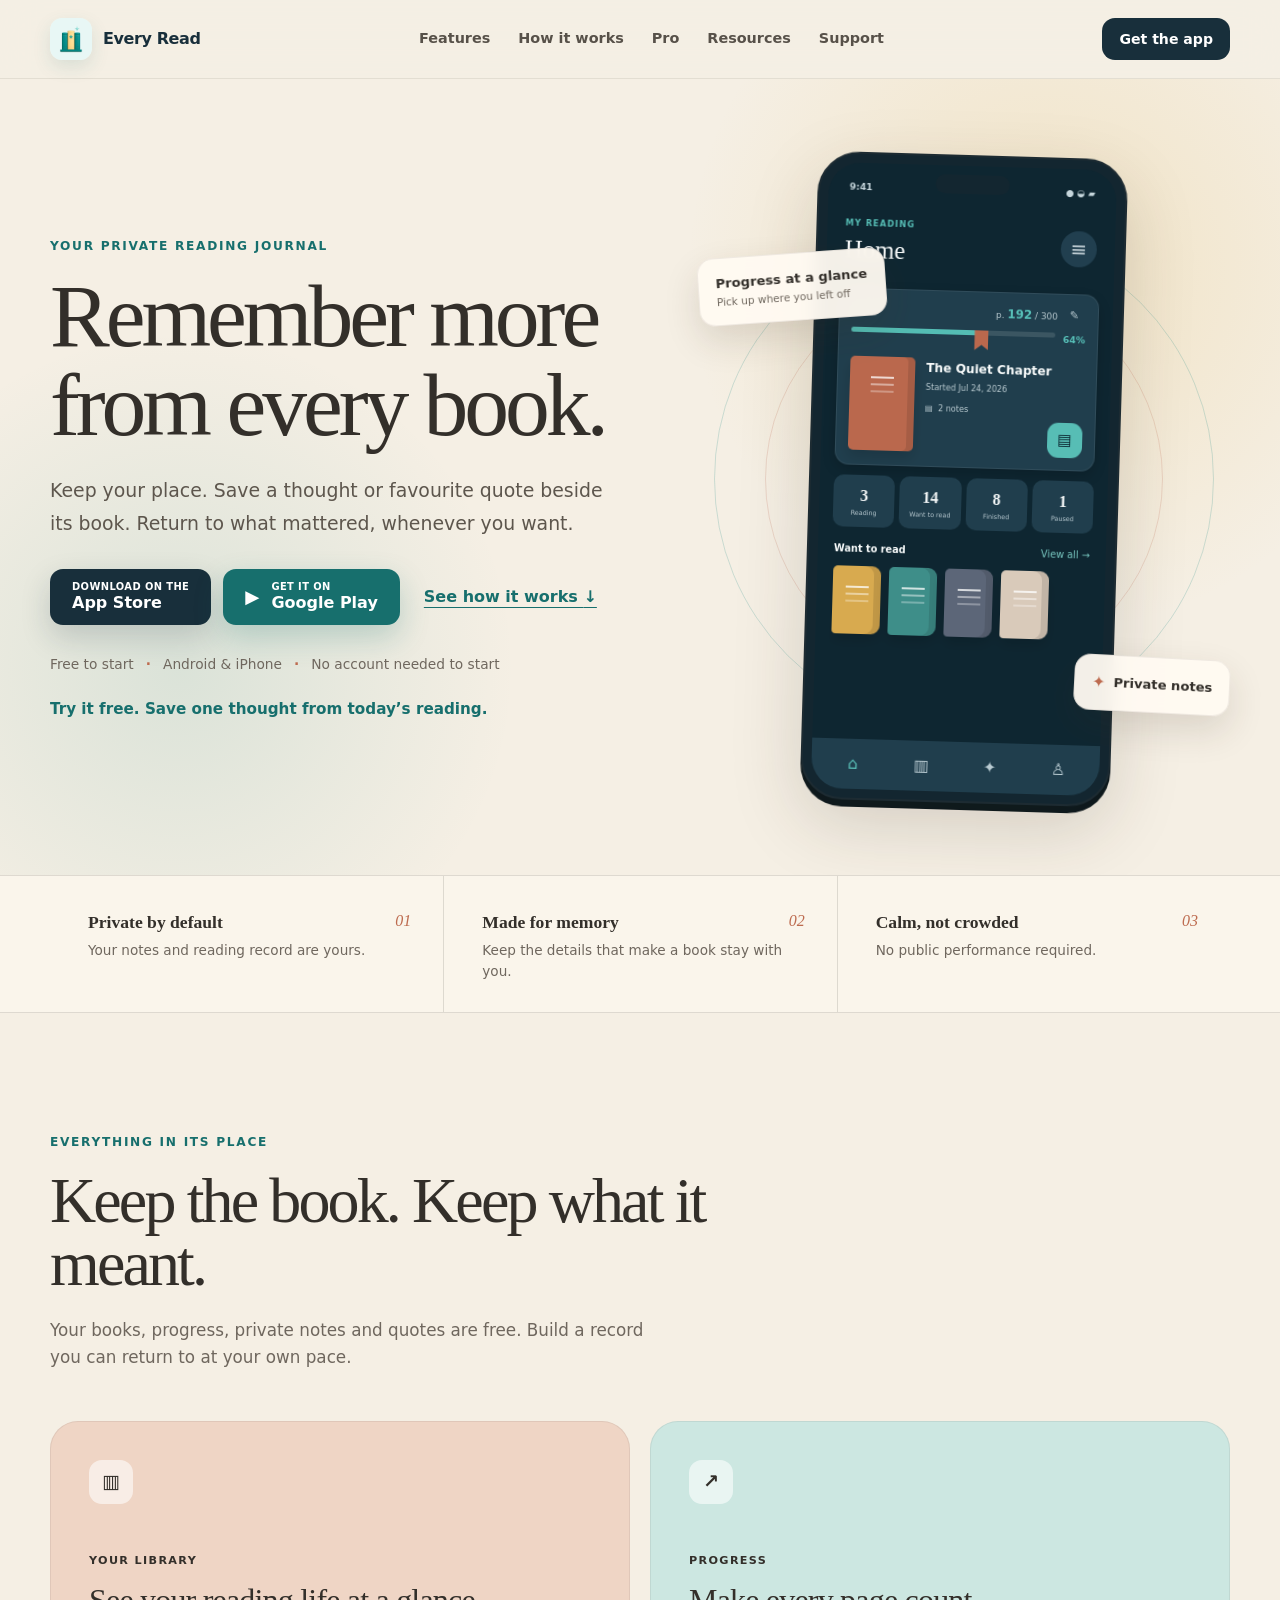
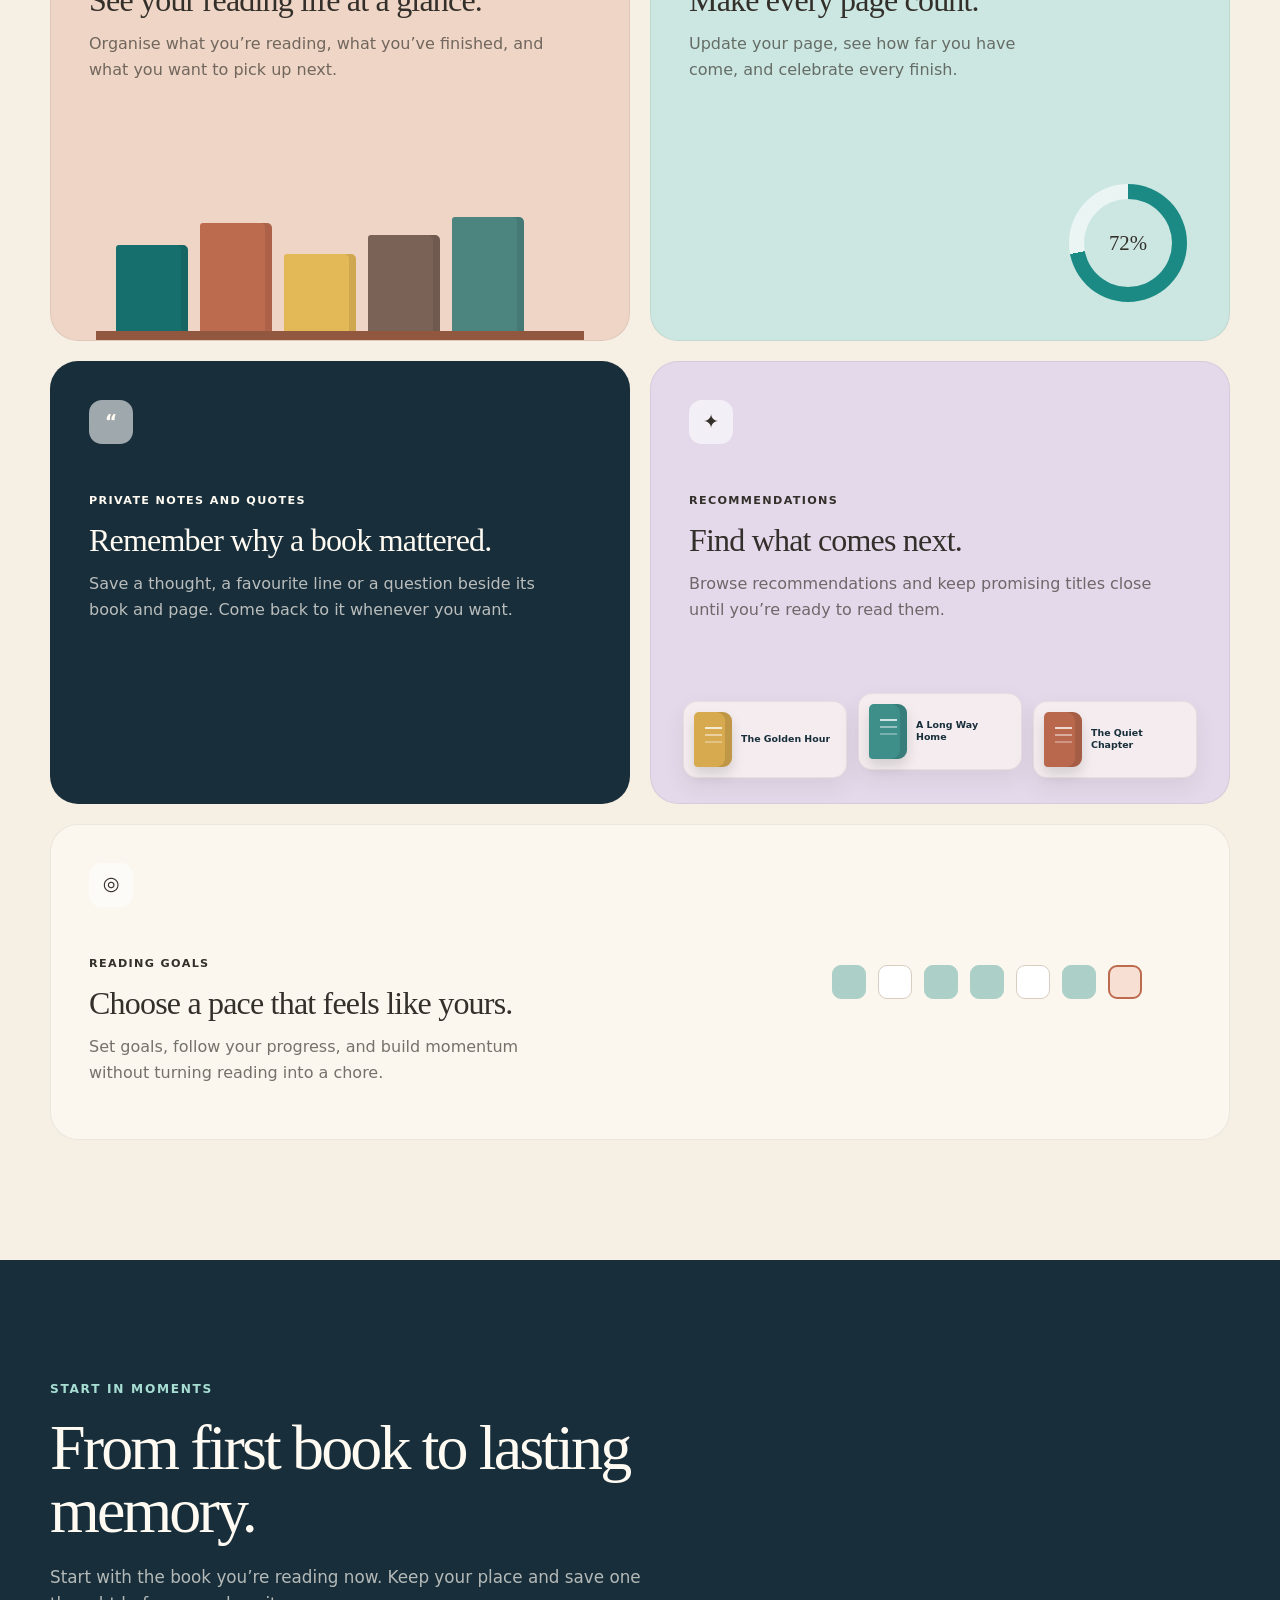
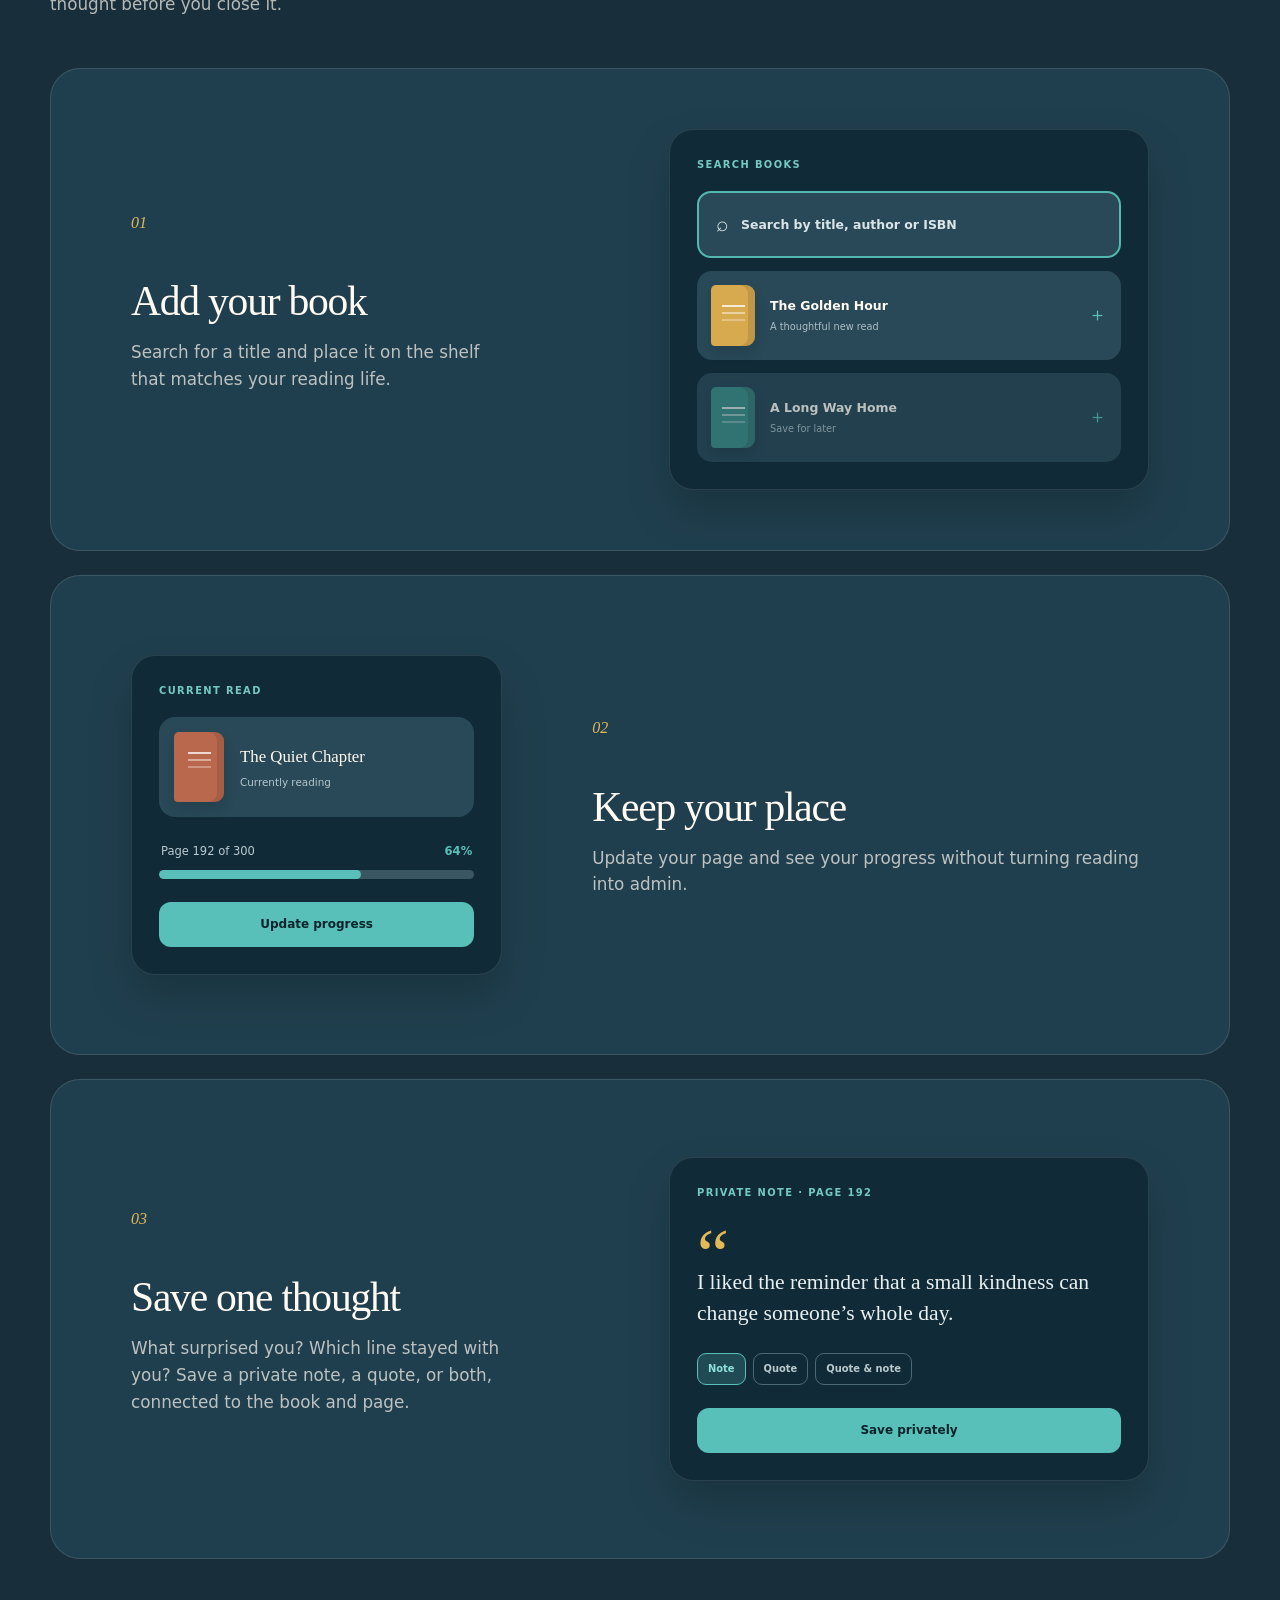
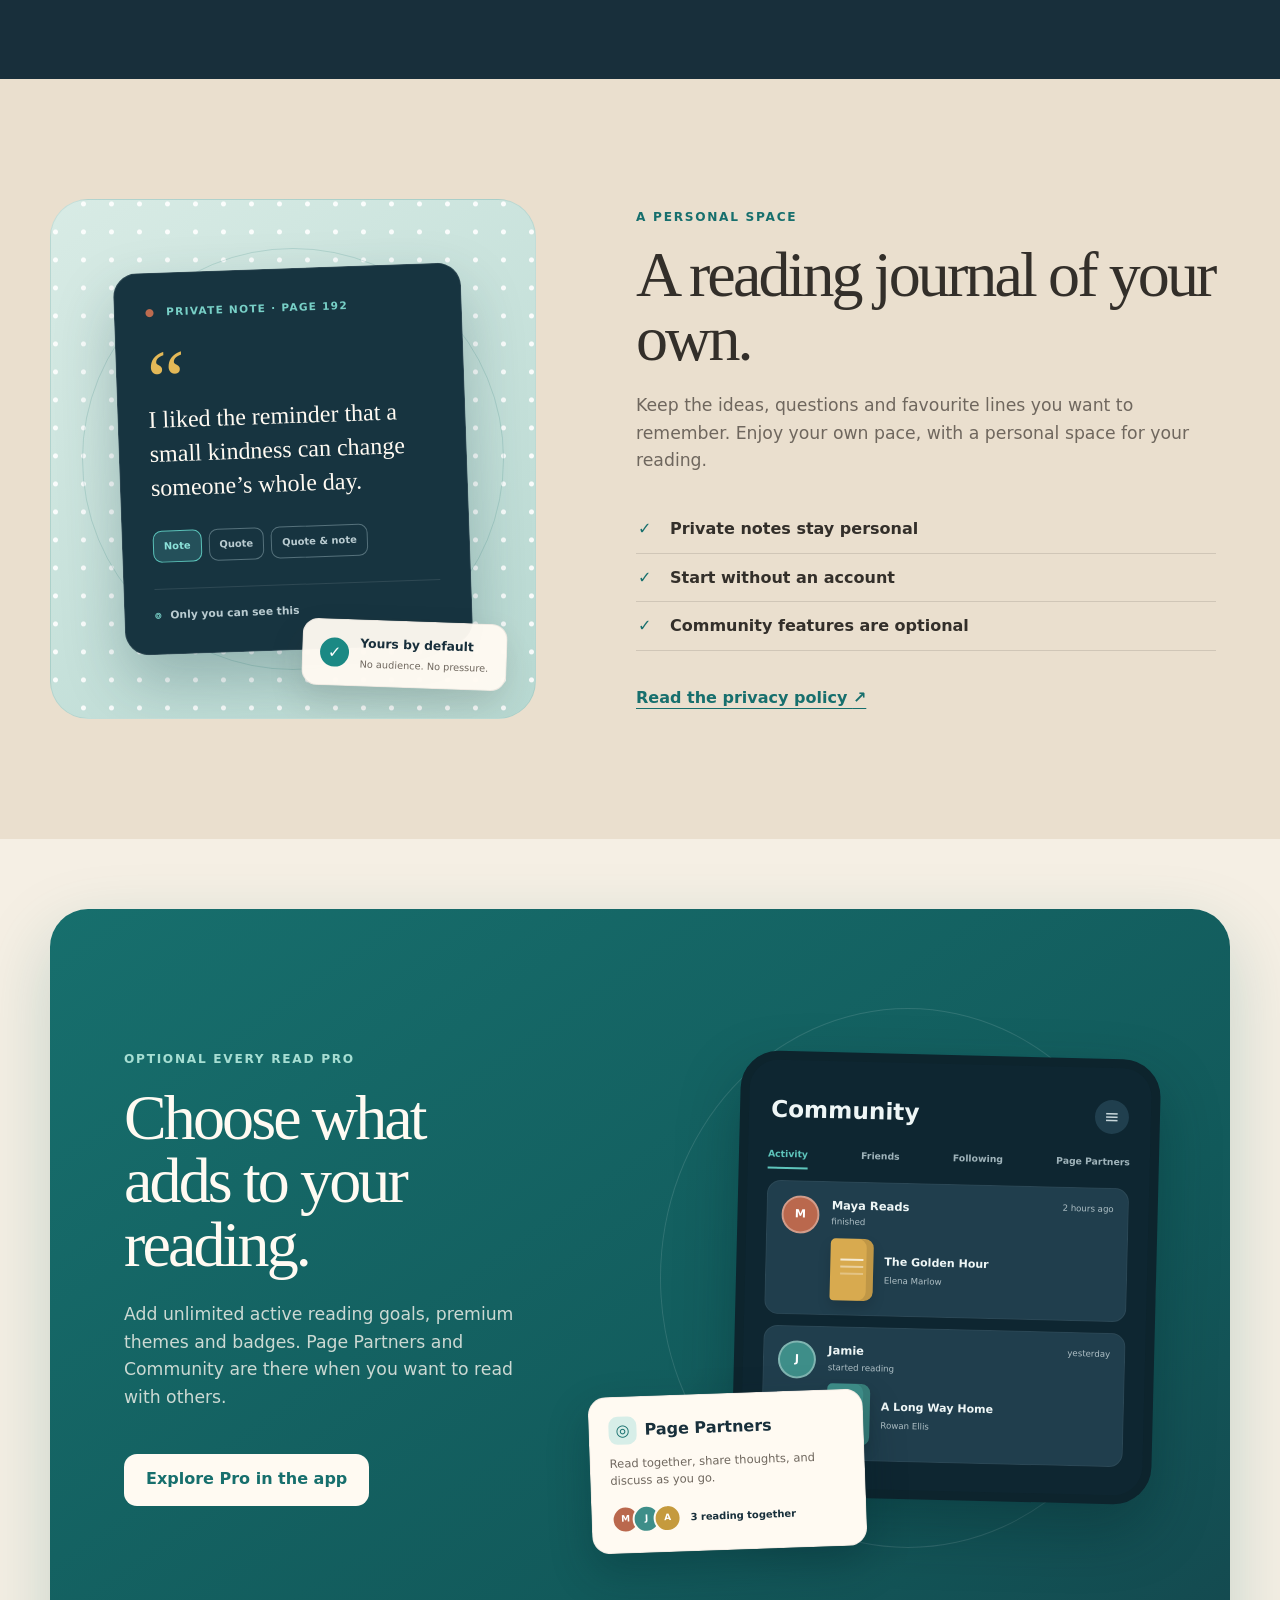
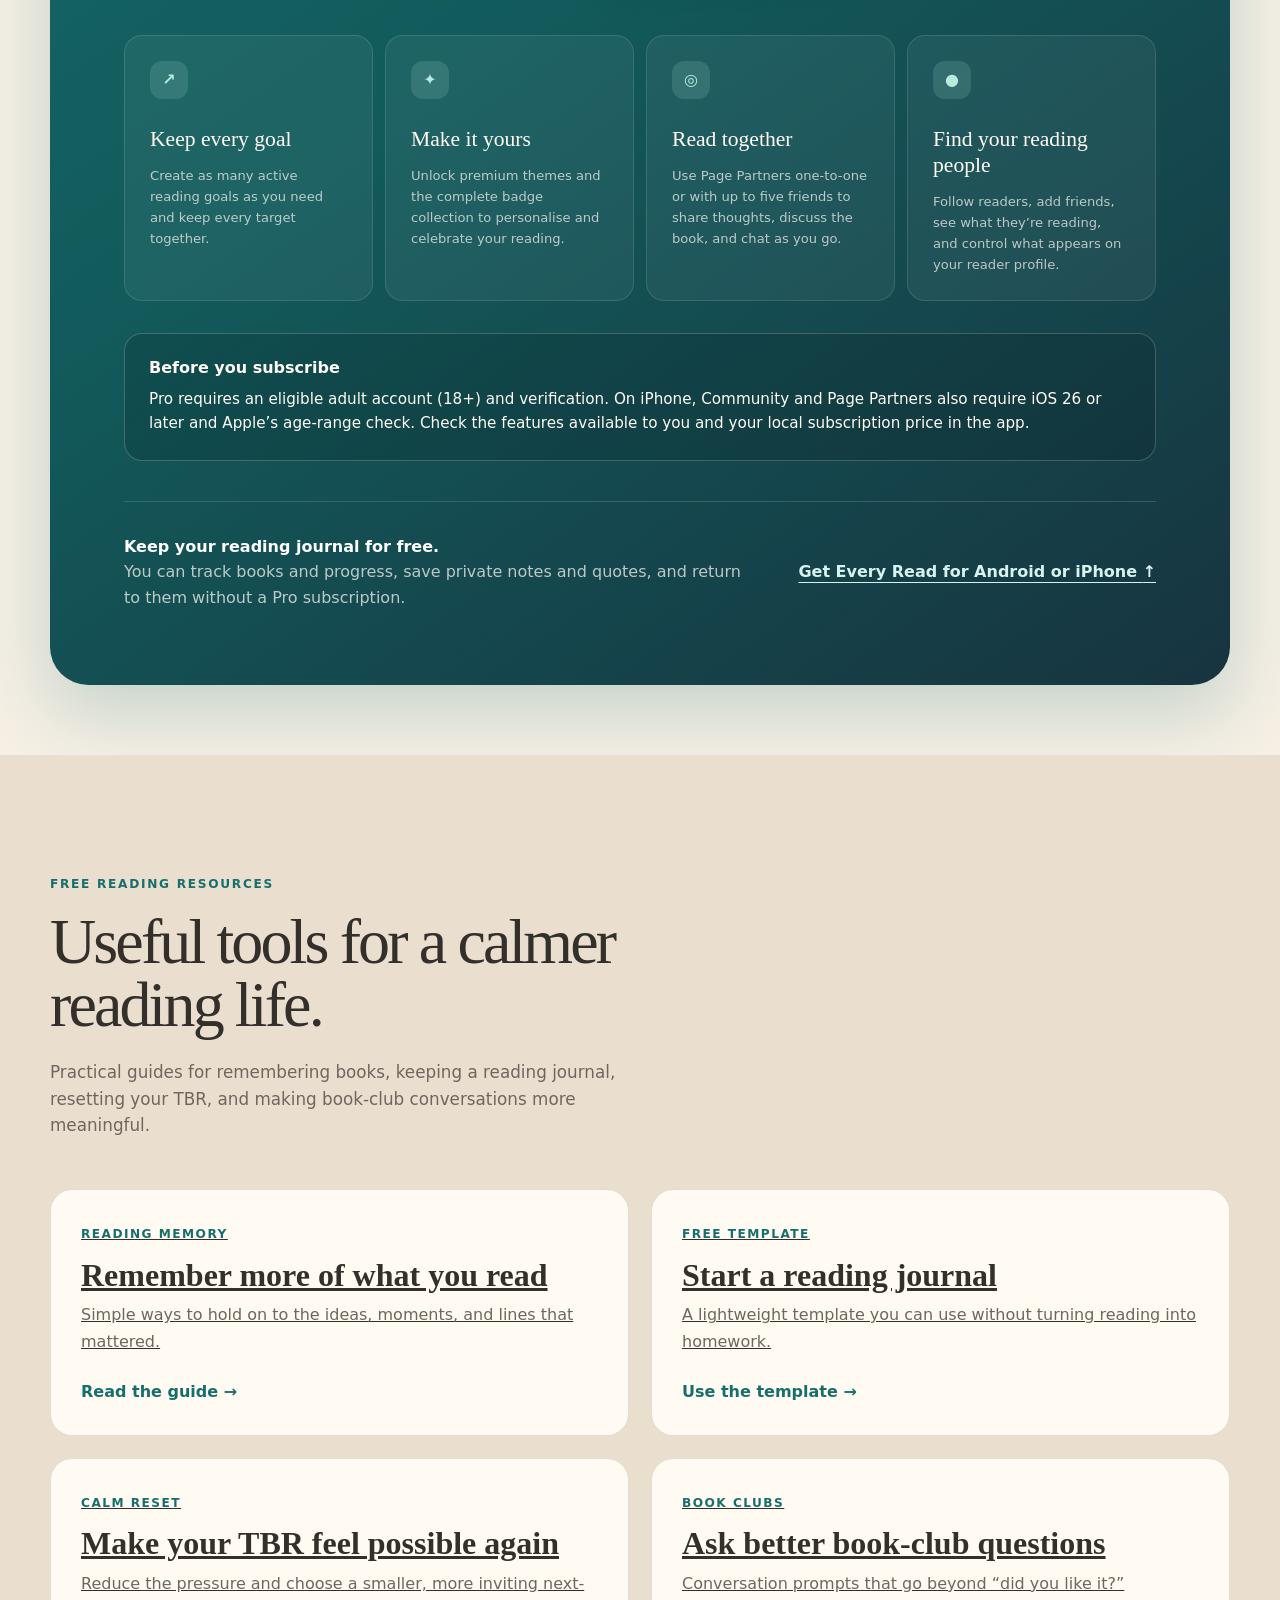
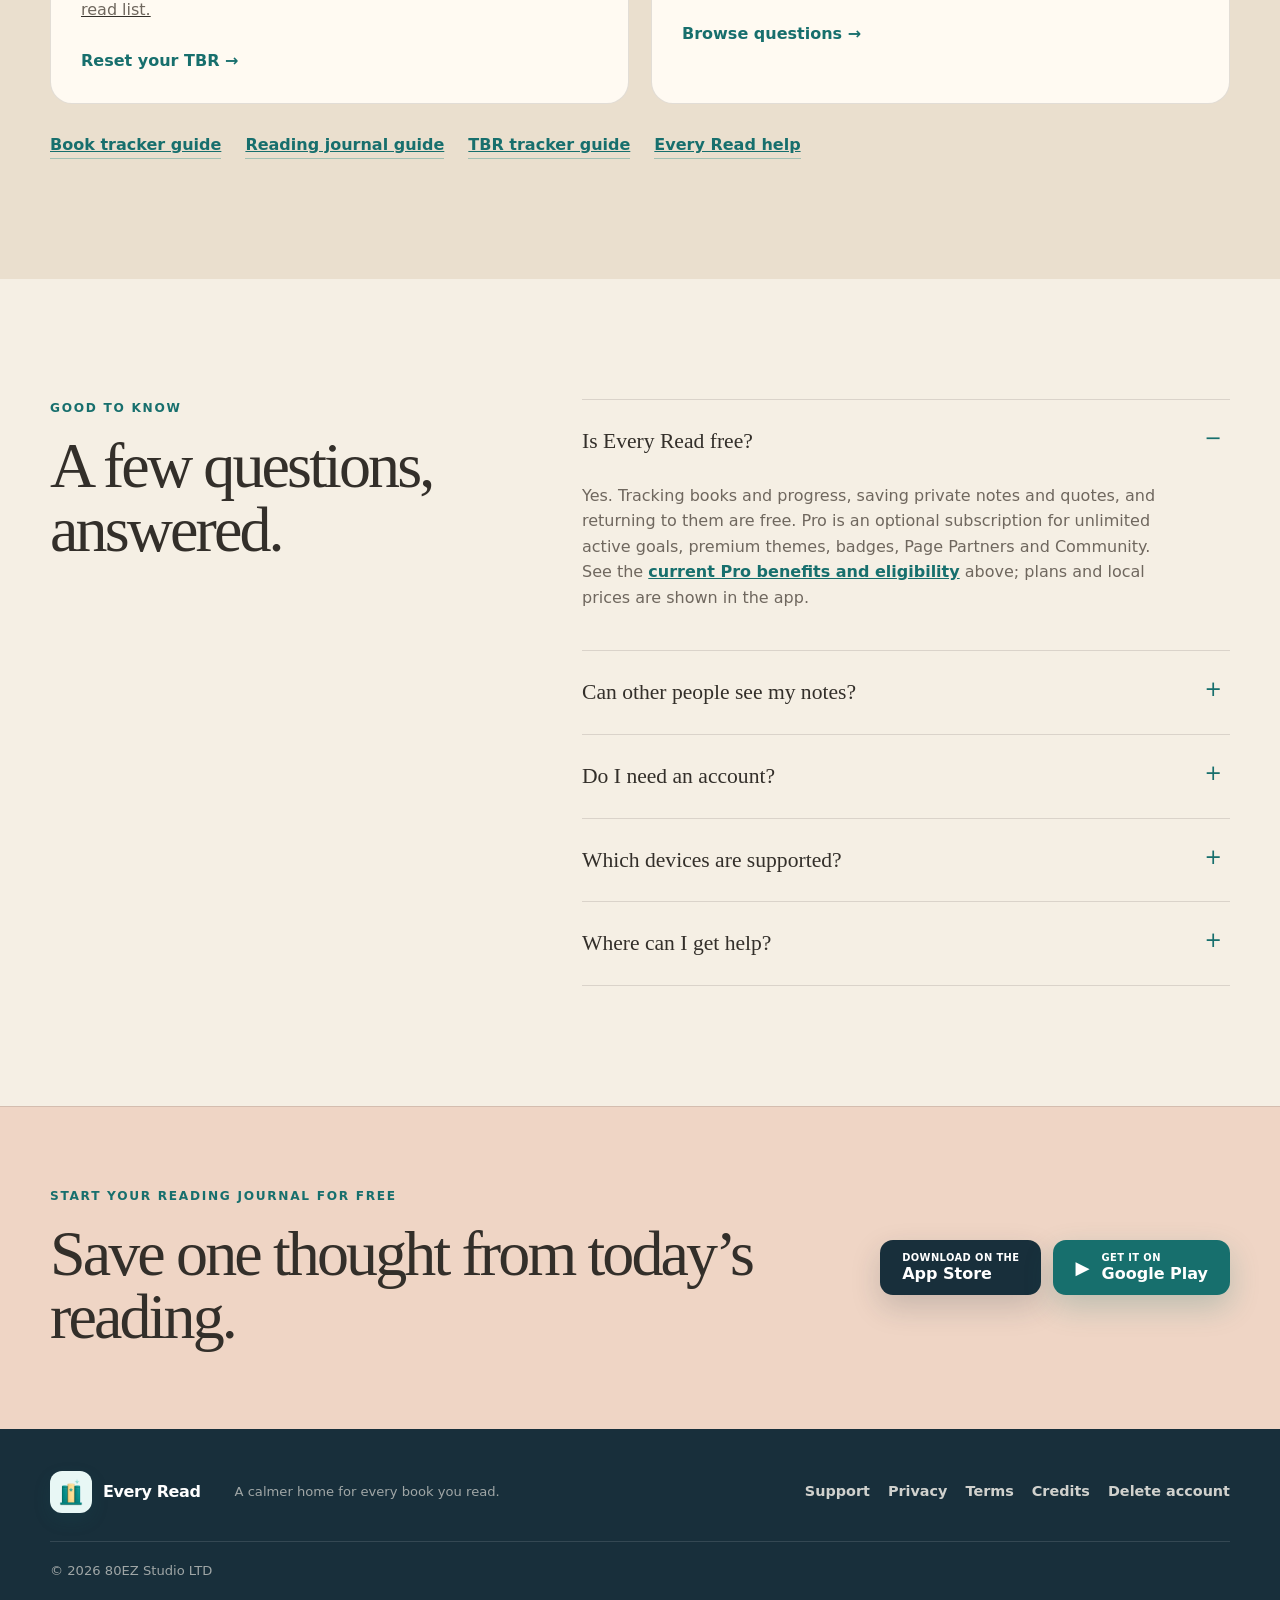
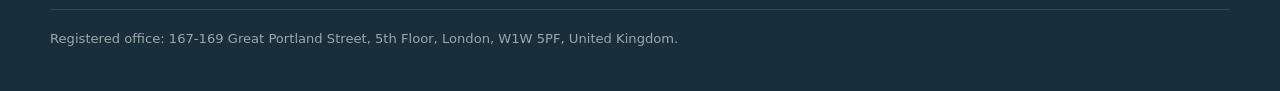
<file: index.html>
<!doctype html>
<html lang="en-GB">
<head>
  <meta charset="utf-8">
  <meta name="viewport" content="width=device-width, initial-scale=1">
  <meta name="google-site-verification" content="Zzb3ky7TeV4G44QqcS3FZFf69tjF3yTjyKA4xF2Xr3A">
  <title>Every Read — Private book tracker and reading journal</title>
  <meta name="description" content="Remember why a book mattered. Track your reading and save private notes and quotes with Every Read, a free-to-start reading journal for Android and iPhone.">
  <meta name="theme-color" content="#f5efe4">
  <meta name="robots" content="index,follow,max-image-preview:large">
  <link rel="canonical" href="https://everyread.80ezstudio.com/">
  <link rel="icon" href="every-read-icon.webp" type="image/webp">
  <link rel="apple-touch-icon" href="every-read-icon.webp">
  <link rel="stylesheet" href="home.css?v=20261003-1">

  <meta property="og:type" content="website">
  <meta property="og:site_name" content="Every Read">
  <meta property="og:title" content="Every Read — Remember more from every book">
  <meta property="og:description" content="Keep your place and save the thoughts that make a book stay with you. A private reading journal for Android and iPhone, free to start.">
  <meta property="og:url" content="https://everyread.80ezstudio.com/">
  <meta property="og:image" content="https://everyread.80ezstudio.com/app-home.webp">
  <meta property="og:image:alt" content="Every Read — remember more from every book">
  <meta name="twitter:card" content="summary_large_image">
  <meta name="twitter:title" content="Every Read — Remember more from every book">
  <meta name="twitter:description" content="Keep your place and save the thoughts that make a book stay with you. A private reading journal for Android and iPhone, free to start.">
  <meta name="twitter:image" content="https://everyread.80ezstudio.com/app-home.webp">

  <script type="application/ld+json">
  {
    "@context": "https://schema.org",
    "@type": "SoftwareApplication",
    "name": "Every Read",
    "applicationCategory": "LifestyleApplication",
    "operatingSystem": ["Android", "iOS"],
    "description": "A private book tracker and reading journal for recording books, progress, notes, quotes, and reading goals.",
    "url": "https://everyread.80ezstudio.com/",
    "image": "https://everyread.80ezstudio.com/every-read-icon.webp",
    "downloadUrl": [
      "https://apps.apple.com/app/id6804274073",
      "https://play.google.com/store/apps/details?id=com.eightyezstudio.mybookshelf"
    ],
    "author": {
      "@type": "Organization",
      "name": "80EZ Studio LTD"
    },
    "offers": {
      "@type": "Offer",
      "price": "0",
      "priceCurrency": "GBP",
      "description": "Free to start, with an optional Every Read Pro subscription."
    }
  }
  </script>
</head>
<body>
  <a class="skip-link" href="#main">Skip to content</a>

  <header class="site-header">
    <div class="shell header-inner">
      <a class="brand" href="#top" aria-label="Every Read home">
        <img src="every-read-icon.webp" alt="" width="42" height="42">
        <span>Every Read</span>
      </a>
      <nav aria-label="Main navigation">
        <a href="#features">Features</a>
        <a href="#how-it-works">How it works</a>
        <a href="#pro">Pro</a>
        <a href="#resources">Resources</a>
        <a href="#support">Support</a>
      </nav>
      <a class="button button-small" href="#download">Get the app</a>
    </div>
  </header>

  <main id="main">
    <section class="hero" id="top">
      <div class="shell hero-grid">
        <div class="hero-copy">
          <p class="eyebrow">Your private reading journal</p>
          <h1>Remember more from every book.</h1>
          <p class="hero-intro">Keep your place. Save a thought or favourite quote beside its book. Return to what mattered, whenever you want.</p>
          <div class="hero-actions" id="download">
            <a class="button store-button app-store-button" href="https://apps.apple.com/app/id6804274073" aria-label="Download Every Read on the App Store">
              <span><small>Download on the</small>App Store</span>
            </a>
            <a class="button button-primary store-button" href="https://play.google.com/store/apps/details?id=com.eightyezstudio.mybookshelf&amp;referrer=utm_source%3Deveryread_site%26utm_medium%3Dwebsite%26utm_campaign%3Dofficial_homepage%26utm_content%3Dhero" aria-label="Get Every Read on Google Play">
              <span class="play-mark" aria-hidden="true">▶</span>
              <span><small>Get it on</small>Google Play</span>
            </a>
            <a class="text-link" href="#how-it-works">See how it works <span aria-hidden="true">↓</span></a>
          </div>
          <ul class="quiet-facts" aria-label="App details">
            <li>Free to start</li>
            <li>Android &amp; iPhone</li>
            <li>No account needed to start</li>
          </ul>
          <p class="hero-next-step">Try it free. Save one thought from today’s reading.</p>
        </div>

        <div class="hero-visual">
          <span class="orbit orbit-one" aria-hidden="true"></span>
          <span class="orbit orbit-two" aria-hidden="true"></span>
          <div class="phone hero-phone" role="img" aria-label="Illustration of the Every Read app showing a current book, progress, and personal bookshelf">
            <div class="phone-camera" aria-hidden="true"></div>
            <div class="app-screen" aria-hidden="true">
              <div class="app-status"><span>9:41</span><span>● ◒ ▰</span></div>
              <div class="app-heading"><div><small>MY READING</small><strong>Home</strong></div><span class="app-menu">≡</span></div>
              <div class="current-read-card">
                <div class="current-page"><span>p. <strong>192</strong> / 300</span><span class="progress-edit">✎</span></div>
                <div class="current-progress-row">
                  <div class="app-progress"><span></span><i></i></div>
                  <strong>64%</strong>
                </div>
                <div class="current-read-body">
                  <span class="sample-cover cover-coral"></span>
                  <div class="current-book-copy"><strong>The Quiet Chapter</strong><small>Started Jul 24, 2026</small><small class="note-count">▤&nbsp; 2 notes</small></div>
                  <span class="note-action">▤</span>
                </div>
              </div>
              <div class="app-stats"><div><strong>3</strong><small>Reading</small></div><div><strong>14</strong><small>Want to read</small></div><div><strong>8</strong><small>Finished</small></div><div><strong>1</strong><small>Paused</small></div></div>
              <div class="app-shelf-title"><strong>Want to read</strong><span>View all →</span></div>
              <div class="app-books"><span class="sample-cover cover-gold"></span><span class="sample-cover cover-teal"></span><span class="sample-cover cover-ink"></span><span class="sample-cover cover-paper"></span></div>
              <div class="app-nav"><span>⌂</span><span>▥</span><span>✦</span><span>♙</span></div>
            </div>
          </div>
          <div class="floating-card float-progress"><strong>Progress at a glance</strong><span>Pick up where you left off</span></div>
          <div class="floating-card float-note"><span aria-hidden="true">✦</span><strong>Private notes</strong></div>
        </div>
      </div>
    </section>

    <section class="principle-strip" aria-label="Every Read principles">
      <div class="shell principle-grid">
        <div><span>01</span><strong>Private by default</strong><p>Your notes and reading record are yours.</p></div>
        <div><span>02</span><strong>Made for memory</strong><p>Keep the details that make a book stay with you.</p></div>
        <div><span>03</span><strong>Calm, not crowded</strong><p>No public performance required.</p></div>
      </div>
    </section>

    <section class="section features" id="features">
      <div class="shell">
        <div class="section-heading">
          <p class="eyebrow">Everything in its place</p>
          <h2>Keep the book. Keep what it meant.</h2>
          <p>Your books, progress, private notes and quotes are free. Build a record you can return to at your own pace.</p>
        </div>

        <div class="feature-grid">
          <article class="feature-card feature-large warm">
            <span class="feature-icon" aria-hidden="true">▥</span>
            <p class="card-label">Your library</p>
            <h3>See your reading life at a glance.</h3>
            <p>Organise what you’re reading, what you’ve finished, and what you want to pick up next.</p>
            <div class="mini-shelf" aria-hidden="true"><i></i><i></i><i></i><i></i><i></i></div>
          </article>

          <article class="feature-card teal">
            <span class="feature-icon" aria-hidden="true">↗</span>
            <p class="card-label">Progress</p>
            <h3>Make every page count.</h3>
            <p>Update your page, see how far you have come, and celebrate every finish.</p>
            <div class="ring" aria-hidden="true"><span>72%</span></div>
          </article>

          <article class="feature-card ink">
            <span class="feature-icon" aria-hidden="true">“</span>
            <p class="card-label">Private notes and quotes</p>
            <h3>Remember why a book mattered.</h3>
            <p>Save a thought, a favourite line or a question beside its book and page. Come back to it whenever you want.</p>
          </article>

          <article class="feature-card discovery-card">
            <span class="feature-icon" aria-hidden="true">✦</span>
            <p class="card-label">Recommendations</p>
            <h3>Find what comes next.</h3>
            <p>Browse recommendations and keep promising titles close until you’re ready to read them.</p>
            <div class="recommendation-row" aria-hidden="true">
              <div><span class="sample-cover cover-gold"></span><small>The Golden Hour</small></div>
              <div><span class="sample-cover cover-teal"></span><small>A Long Way Home</small></div>
              <div><span class="sample-cover cover-coral"></span><small>The Quiet Chapter</small></div>
            </div>
          </article>

          <article class="feature-card feature-wide paper">
            <div>
              <span class="feature-icon" aria-hidden="true">◎</span>
              <p class="card-label">Reading goals</p>
              <h3>Choose a pace that feels like yours.</h3>
              <p>Set goals, follow your progress, and build momentum without turning reading into a chore.</p>
            </div>
            <div class="goal-calendar" aria-hidden="true">
              <span class="filled"></span><span></span><span class="filled"></span><span class="filled"></span><span></span><span class="filled"></span><span class="today"></span>
            </div>
          </article>
        </div>
      </div>
    </section>

    <section class="section journey" id="how-it-works">
      <div class="shell">
        <div class="section-heading journey-heading">
          <p class="eyebrow">Start in moments</p>
          <h2>From first book to lasting memory.</h2>
          <p>Start with the book you’re reading now. Keep your place and save one thought before you close it.</p>
        </div>

        <div class="journey-grid">
          <article class="journey-step">
            <div class="step-copy"><span>01</span><h3>Add your book</h3><p>Search for a title and place it on the shelf that matches your reading life.</p></div>
            <div class="journey-preview search-preview" aria-label="Illustration of searching for a book in Every Read">
              <div class="preview-label">SEARCH BOOKS</div>
              <div class="preview-search"><span>⌕</span><strong>Search by title, author or ISBN</strong></div>
              <div class="preview-result"><span class="sample-cover cover-gold"></span><div><strong>The Golden Hour</strong><small>A thoughtful new read</small></div><span>＋</span></div>
              <div class="preview-result muted-result"><span class="sample-cover cover-teal"></span><div><strong>A Long Way Home</strong><small>Save for later</small></div><span>＋</span></div>
            </div>
          </article>
          <article class="journey-step journey-reverse">
            <div class="step-copy"><span>02</span><h3>Keep your place</h3><p>Update your page and see your progress without turning reading into admin.</p></div>
            <div class="journey-preview progress-preview" aria-label="Illustration of updating reading progress in Every Read">
              <div class="preview-label">CURRENT READ</div>
              <div class="preview-book"><span class="sample-cover cover-coral"></span><div><strong>The Quiet Chapter</strong><small>Currently reading</small></div></div>
              <div class="preview-progress-meta"><span>Page 192 of 300</span><strong>64%</strong></div>
              <div class="preview-progress"><span></span></div>
              <div class="preview-button">Update progress</div>
            </div>
          </article>
          <article class="journey-step">
            <div class="step-copy"><span>03</span><h3>Save one thought</h3><p>What surprised you? Which line stayed with you? Save a private note, a quote, or both, connected to the book and page.</p></div>
            <div class="journey-preview note-preview" aria-label="Illustration of saving a private reading note in Every Read">
              <div class="preview-label">PRIVATE NOTE · PAGE 192</div>
              <span class="large-quote">“</span>
              <p>I liked the reminder that a small kindness can change someone’s whole day.</p>
              <div class="note-options"><span>Note</span><span>Quote</span><span>Quote &amp; note</span></div>
              <div class="preview-button">Save privately</div>
            </div>
          </article>
        </div>
      </div>
    </section>

    <section class="section privacy-section">
      <div class="shell privacy-grid">
        <div class="privacy-art" role="img" aria-label="Illustration of a private reading note that only its writer can see">
          <div class="private-note-sheet" aria-hidden="true">
            <div class="private-note-label"><span>●</span> PRIVATE NOTE · PAGE 192</div>
            <span class="private-quote">“</span>
            <p>I liked the reminder that a small kindness can change someone’s whole day.</p>
            <div class="private-note-options"><span>Note</span><span>Quote</span><span>Quote &amp; note</span></div>
            <div class="private-note-footer"><span>⌾</span> Only you can see this</div>
          </div>
          <div class="privacy-promise" aria-hidden="true"><span>✓</span><div><strong>Yours by default</strong><small>No audience. No pressure.</small></div></div>
        </div>
        <div class="privacy-copy">
          <p class="eyebrow">A personal space</p>
          <h2>A reading journal of your own.</h2>
          <p>Keep the ideas, questions and favourite lines you want to remember. Enjoy your own pace, with a personal space for your reading.</p>
          <ul class="check-list">
            <li>Private notes stay personal</li>
            <li>Start without an account</li>
            <li>Community features are optional</li>
          </ul>
          <a class="text-link" href="https://80ezstudio.github.io/EveryRead/privacy-policy.html">Read the privacy policy <span aria-hidden="true">↗</span></a>
        </div>
      </div>
    </section>

    <section class="section pro-section" id="pro">
      <div class="shell pro-panel">
        <div class="pro-showcase">
          <div class="pro-heading">
            <p class="eyebrow light">Optional Every Read Pro</p>
            <h2>Choose what adds to your reading.</h2>
            <p>Add unlimited active reading goals, premium themes and badges. Page Partners and Community are there when you want to read with others.</p>
            <a class="button button-light" href="#download">Explore Pro in the app</a>
          </div>
          <div class="community-stage" role="img" aria-label="Illustration of the Every Read Community Activity screen with reader updates and Page Partners">
            <div class="community-mock" aria-hidden="true">
              <div class="community-header"><strong>Community</strong><span>≡</span></div>
              <div class="community-tabs"><strong>Activity</strong><span>Friends</span><span>Following</span><span>Page Partners</span></div>
              <div class="activity-card">
                <span class="reader-avatar avatar-coral">M</span>
                <div class="activity-copy"><div><strong>Maya Reads</strong><small>2 hours ago</small></div><span>finished</span><div class="activity-book"><span class="sample-cover cover-gold"></span><div><strong>The Golden Hour</strong><small>Elena Marlow</small></div></div></div>
              </div>
              <div class="activity-card">
                <span class="reader-avatar avatar-teal">J</span>
                <div class="activity-copy"><div><strong>Jamie</strong><small>yesterday</small></div><span>started reading</span><div class="activity-book"><span class="sample-cover cover-teal"></span><div><strong>A Long Way Home</strong><small>Rowan Ellis</small></div></div></div>
              </div>
            </div>
            <div class="partners-peek" aria-hidden="true">
              <div><span class="partner-icon">◎</span><strong>Page Partners</strong></div>
              <p>Read together, share thoughts, and discuss as you go.</p>
              <div class="partner-readers"><span class="reader-avatar avatar-coral">M</span><span class="reader-avatar avatar-teal">J</span><span class="reader-avatar avatar-gold">A</span><strong>3 reading together</strong></div>
            </div>
          </div>
        </div>
        <div class="pro-grid">
          <article><span class="pro-icon">↗</span><h3>Keep every goal</h3><p>Create as many active reading goals as you need and keep every target together.</p></article>
          <article><span class="pro-icon">✦</span><h3>Make it yours</h3><p>Unlock premium themes and the complete badge collection to personalise and celebrate your reading.</p></article>
          <article><span class="pro-icon">◎</span><h3>Read together</h3><p>Use Page Partners one-to-one or with up to five friends to share thoughts, discuss the book, and chat as you go.</p></article>
          <article><span class="pro-icon">●</span><h3>Find your reading people</h3><p>Follow readers, add friends, see what they’re reading, and control what appears on your reader profile.</p></article>
        </div>
        <div class="pro-eligibility">
          <h3>Before you subscribe</h3>
          <p>Pro requires an eligible adult account (18+) and verification. On iPhone, Community and Page Partners also require iOS 26 or later and Apple’s age-range check. Check the features available to you and your local subscription price in the app.</p>
        </div>
        <div class="pro-cta">
          <p><strong>Keep your reading journal for free.</strong><br>You can track books and progress, save private notes and quotes, and return to them without a Pro subscription.</p>
          <a class="text-link pro-link" href="#download">Get Every Read for Android or iPhone <span aria-hidden="true">↑</span></a>
        </div>
      </div>
    </section>

    <section class="section resource-section" id="resources">
      <div class="shell">
        <div class="section-heading">
          <p class="eyebrow">Free reading resources</p>
          <h2>Useful tools for a calmer reading life.</h2>
          <p>Practical guides for remembering books, keeping a reading journal, resetting your TBR, and making book-club conversations more meaningful.</p>
        </div>
        <div class="resource-card-grid">
          <a class="resource-card" href="remember-what-you-read.html"><span>Reading memory</span><h3>Remember more of what you read</h3><p>Simple ways to hold on to the ideas, moments, and lines that mattered.</p><strong>Read the guide →</strong></a>
          <a class="resource-card" href="reading-journal-template.html"><span>Free template</span><h3>Start a reading journal</h3><p>A lightweight template you can use without turning reading into homework.</p><strong>Use the template →</strong></a>
          <a class="resource-card" href="tbr-reset.html"><span>Calm reset</span><h3>Make your TBR feel possible again</h3><p>Reduce the pressure and choose a smaller, more inviting next-read list.</p><strong>Reset your TBR →</strong></a>
          <a class="resource-card" href="book-club-questions.html"><span>Book clubs</span><h3>Ask better book-club questions</h3><p>Conversation prompts that go beyond “did you like it?”</p><strong>Browse questions →</strong></a>
        </div>
        <div class="resource-more">
          <a href="book-tracker.html">Book tracker guide</a>
          <a href="reading-journal.html">Reading journal guide</a>
          <a href="tbr-tracker.html">TBR tracker guide</a>
          <a href="help.html">Every Read help</a>
        </div>
      </div>
    </section>

    <section class="section questions" id="support">
      <div class="shell question-grid">
        <div class="section-heading question-heading">
          <p class="eyebrow">Good to know</p>
          <h2>A few questions, answered.</h2>
        </div>
        <div class="faq-list">
          <details open>
            <summary>Is Every Read free?</summary>
            <p>Yes. Tracking books and progress, saving private notes and quotes, and returning to them are free. Pro is an optional subscription for unlimited active goals, premium themes, badges, Page Partners and Community. See the <a href="#pro">current Pro benefits and eligibility</a> above; plans and local prices are shown in the app.</p>
          </details>
          <details>
            <summary>Can other people see my notes?</summary>
            <p>Your private notes and quotes are for you. Community features are separate and optional.</p>
          </details>
          <details>
            <summary>Do I need an account?</summary>
            <p>No. You can start tracking books and saving private notes with a local profile. Pro and Community require an eligible adult account and verification.</p>
          </details>
          <details>
            <summary>Which devices are supported?</summary>
            <p>Every Read is available for Android through <a href="https://play.google.com/store/apps/details?id=com.eightyezstudio.mybookshelf">Google Play</a> and for iPhone through the <a href="https://apps.apple.com/app/id6804274073">App Store</a>. Private reading features work on iOS 18 or later. On iPhone, Community and Page Partners require iOS 26 or later, Pro, a verified adult account and Apple’s age-range check.</p>
          </details>
          <details>
            <summary>Where can I get help?</summary>
            <p>Email <a href="mailto:support@80EZstudio.com">support@80EZstudio.com</a>, or use the support and account links below.</p>
          </details>
        </div>
      </div>
    </section>

    <section class="final-cta">
      <div class="shell final-cta-inner">
        <div><p class="eyebrow">Start your reading journal for free</p><h2>Save one thought from today’s reading.</h2></div>
        <div class="store-links" aria-label="Download Every Read">
          <a class="button store-button app-store-button" href="https://apps.apple.com/app/id6804274073" aria-label="Download Every Read on the App Store">
            <span><small>Download on the</small>App Store</span>
          </a>
          <a class="button button-primary store-button" href="https://play.google.com/store/apps/details?id=com.eightyezstudio.mybookshelf&amp;referrer=utm_source%3Deveryread_site%26utm_medium%3Dwebsite%26utm_campaign%3Dofficial_homepage%26utm_content%3Dfooter" aria-label="Get Every Read on Google Play">
            <span class="play-mark" aria-hidden="true">▶</span><span><small>Get it on</small>Google Play</span>
          </a>
        </div>
      </div>
    </section>
  </main>

  <footer>
    <div class="shell footer-inner">
      <a class="brand footer-brand" href="#top" aria-label="Every Read home">
        <img src="every-read-icon.webp" alt="" width="42" height="42"><span>Every Read</span>
      </a>
      <p>A calmer home for every book you read.</p>
      <div class="footer-links" aria-label="Support and legal links">
        <a href="mailto:support@80EZstudio.com">Support</a>
        <a href="https://80ezstudio.github.io/EveryRead/privacy-policy.html">Privacy</a>
        <a href="https://80ezstudio.github.io/EveryRead/terms-and-conditions.html">Terms</a>
        <a href="https://80ezstudio.github.io/EveryRead/credits.html">Credits</a>
        <a href="https://80ezstudio.github.io/EveryRead/delete-account/">Delete account</a>
      </div>
      <p class="copyright">© 2026 80EZ Studio LTD</p>
      <p class="copyright">Registered office: 167-169 Great Portland Street, 5th Floor, London, W1W 5PF, United Kingdom.</p>
    </div>
  </footer>
</body>
</html>
</file>
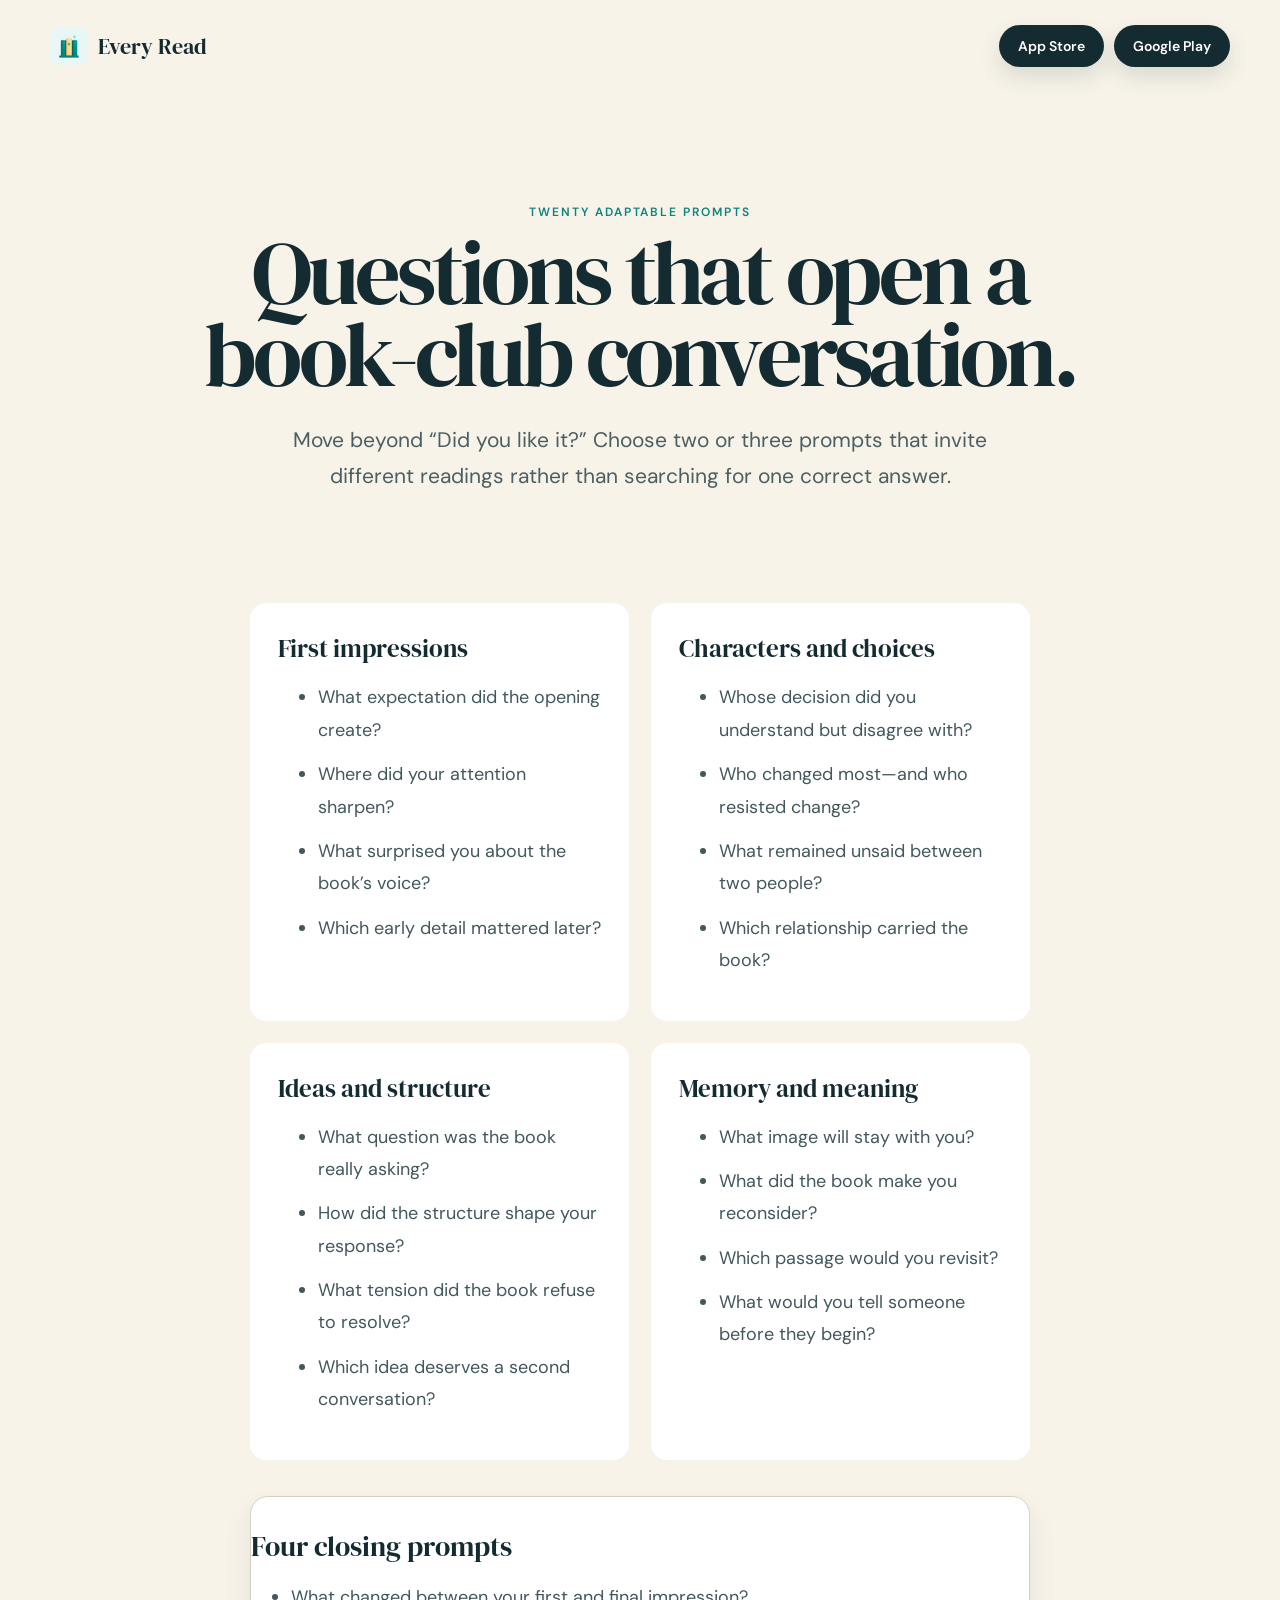
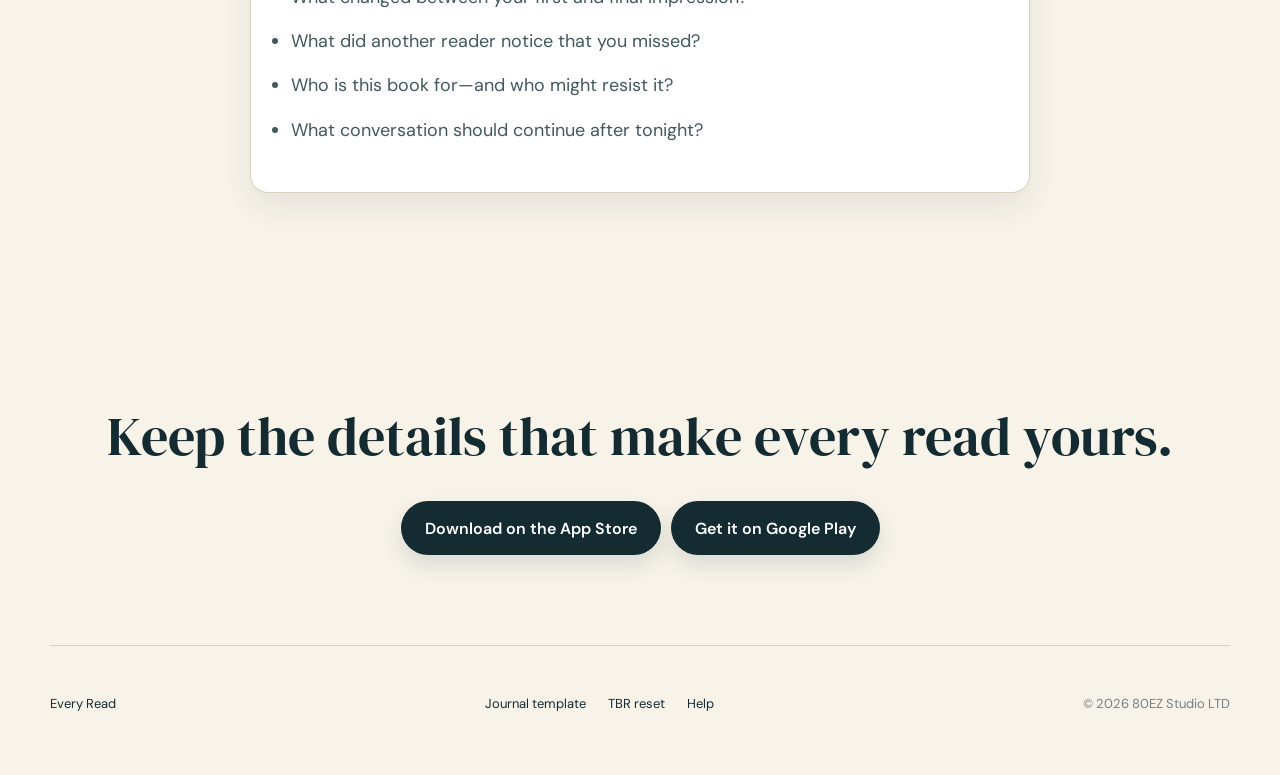
<file: book-club-questions.html>
<!doctype html><html lang="en-GB"><head><meta charset="utf-8"><meta name="viewport" content="width=device-width,initial-scale=1"><title>Book Club Discussion Questions — Every Read</title><meta name="description" content="Thoughtful book-club questions that work across fiction, memoir and non-fiction without reducing the conversation to whether everyone liked the book."><link rel="canonical" href="https://everyread.80ezstudio.com/book-club-questions.html"><meta property="og:title" content="Book-club questions for a better conversation"><meta property="og:description" content="Twenty thoughtful prompts for fiction, memoir and non-fiction."><meta property="og:type" content="article"><meta property="og:url" content="https://everyread.80ezstudio.com/book-club-questions.html"><link rel="icon" href="every-read-icon.webp"><link rel="stylesheet" href="styles.css"></head><body><main class="seo-page"><header class="site-header shell"><a class="brand" href="index.html"><img src="every-read-icon.webp" alt=""><span>Every Read</span></a><div class="seo-store-actions"><a class="button button-small" href="https://apps.apple.com/app/id6804274073" aria-label="Download Every Read on the App Store">App Store</a><a class="button button-small" href="https://play.google.com/store/apps/details?id=com.eightyezstudio.mybookshelf&amp;referrer=utm_source%3Deveryread_site%26utm_medium%3Dwebsite%26utm_campaign%3Dresources%26utm_content%3Dbook_club_questions" aria-label="Get Every Read on Google Play">Google Play</a></div></header><article><header class="article-hero shell"><p class="eyebrow">Twenty adaptable prompts</p><h1>Questions that open a book-club conversation.</h1><p class="article-intro">Move beyond “Did you like it?” Choose two or three prompts that invite different readings rather than searching for one correct answer.</p></header><div class="article-body shell"><div class="question-grid"><article><h3>First impressions</h3><ul><li>What expectation did the opening create?</li><li>Where did your attention sharpen?</li><li>What surprised you about the book’s voice?</li><li>Which early detail mattered later?</li></ul></article><article><h3>Characters and choices</h3><ul><li>Whose decision did you understand but disagree with?</li><li>Who changed most—and who resisted change?</li><li>What remained unsaid between two people?</li><li>Which relationship carried the book?</li></ul></article><article><h3>Ideas and structure</h3><ul><li>What question was the book really asking?</li><li>How did the structure shape your response?</li><li>What tension did the book refuse to resolve?</li><li>Which idea deserves a second conversation?</li></ul></article><article><h3>Memory and meaning</h3><ul><li>What image will stay with you?</li><li>What did the book make you reconsider?</li><li>Which passage would you revisit?</li><li>What would you tell someone before they begin?</li></ul></article></div><section class="template-card"><h3>Four closing prompts</h3><ul><li>What changed between your first and final impression?</li><li>What did another reader notice that you missed?</li><li>Who is this book for—and who might resist it?</li><li>What conversation should continue after tonight?</li></ul></section></div></article><section class="seo-cta shell"><h2>Keep the details that make every read yours.</h2><div class="seo-store-actions"><a class="button" href="https://apps.apple.com/app/id6804274073" aria-label="Download Every Read on the App Store">Download on the App Store</a><a class="button" href="https://play.google.com/store/apps/details?id=com.eightyezstudio.mybookshelf&amp;referrer=utm_source%3Deveryread_site%26utm_medium%3Dwebsite%26utm_campaign%3Dresources%26utm_content%3Dbook_club_questions_cta" aria-label="Get Every Read on Google Play">Get it on Google Play</a></div></section><footer class="site-footer shell"><a href="index.html">Every Read</a><div class="footer-links"><a href="reading-journal-template.html">Journal template</a><a href="tbr-reset.html">TBR reset</a><a href="help.html">Help</a></div><p>© 2026 80EZ Studio LTD</p></footer></main></body></html>
</file>
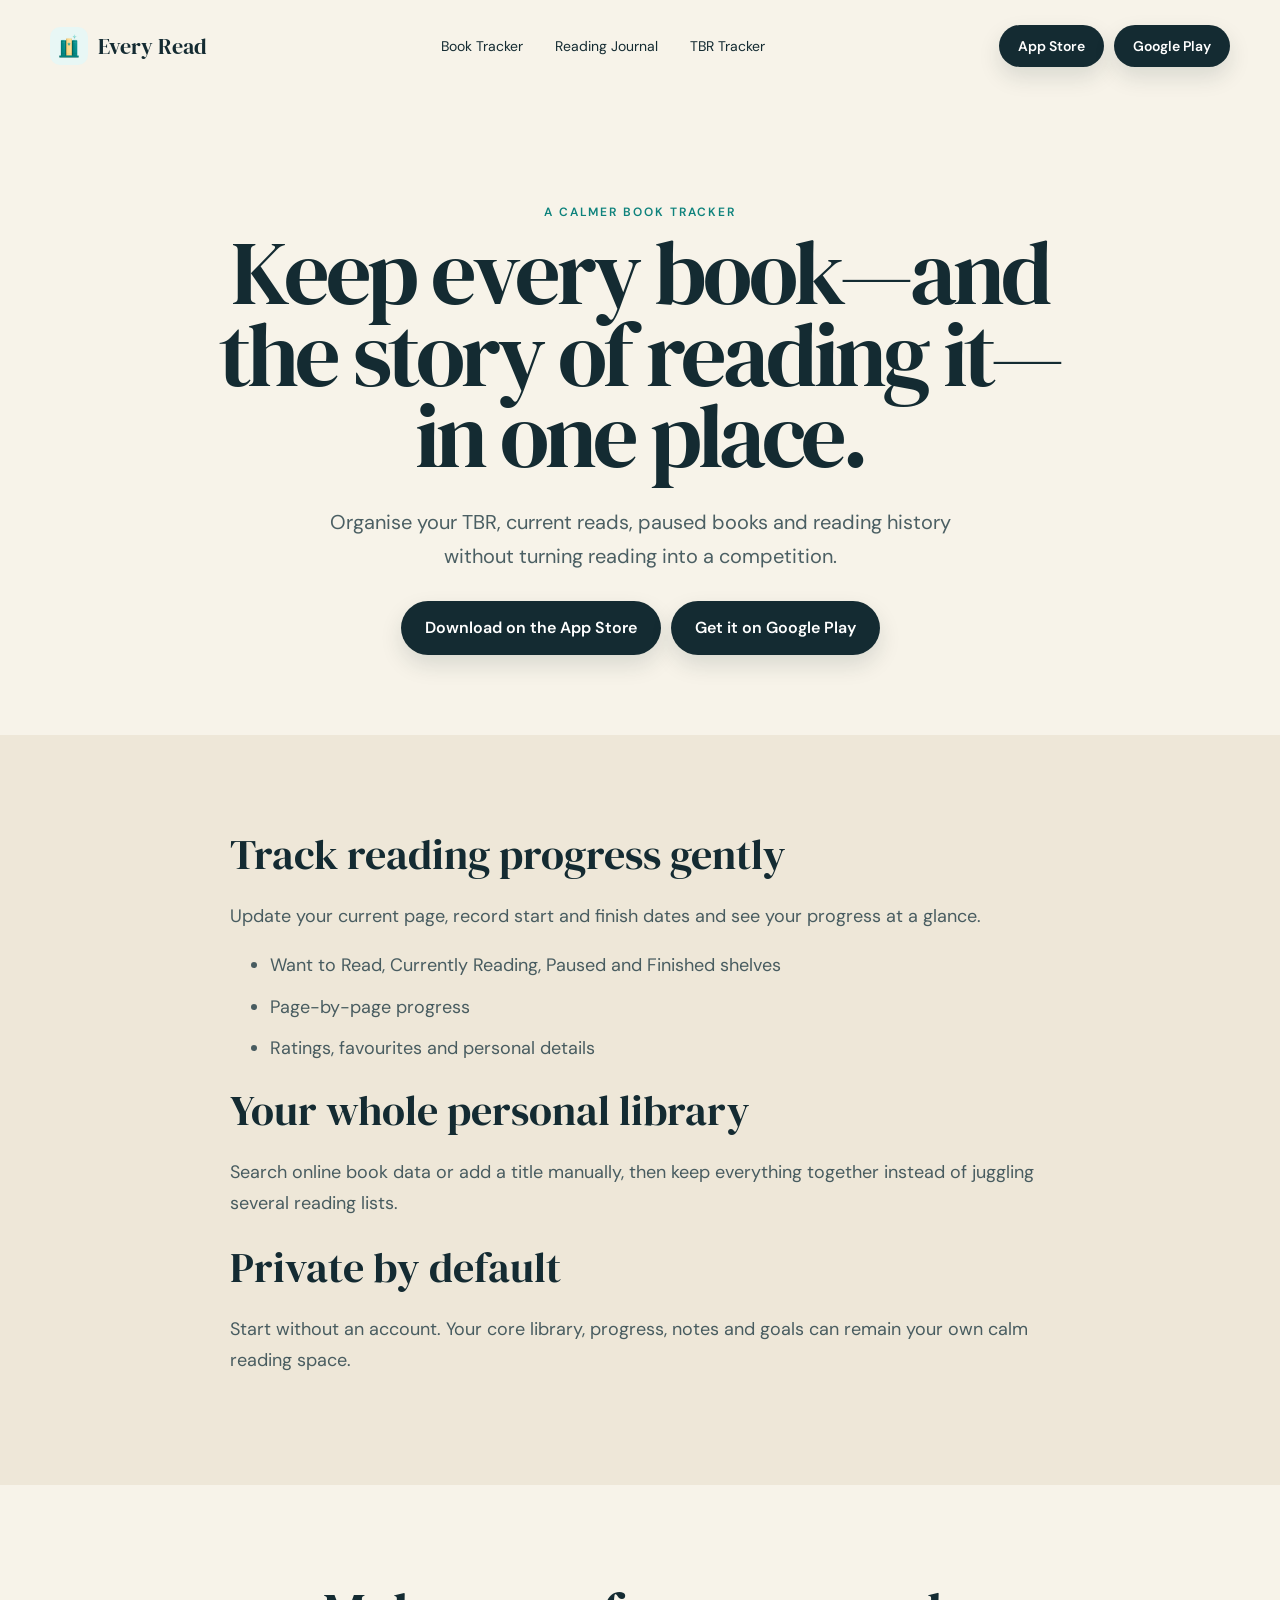
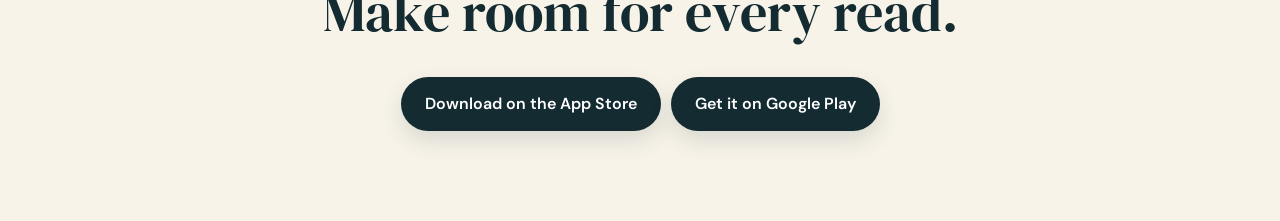
<file: book-tracker.html>
<!doctype html><html lang="en-GB"><head><meta charset="utf-8"><meta name="viewport" content="width=device-width,initial-scale=1"><title>Book Tracker App for iPhone &amp; Android — Every Read</title><meta name="description" content="Track your TBR, current reads, progress, dates, ratings and finished books in one calm book tracker for iPhone and Android."><meta name="theme-color" content="#f3ecdf"><link rel="canonical" href="https://everyread.80ezstudio.com/book-tracker.html"><meta property="og:type" content="website"><meta property="og:url" content="https://everyread.80ezstudio.com/book-tracker.html"><meta property="og:title" content="Book Tracker App for iPhone &amp; Android — Every Read"><meta property="og:description" content="Track your TBR, current reads, progress and finished books without turning reading into a competition."><meta property="og:image" content="https://everyread.80ezstudio.com/app-details.webp"><meta name="twitter:card" content="summary_large_image"><link rel="icon" href="every-read-icon.webp"><link rel="stylesheet" href="styles.css"></head><body><main class="seo-page">
<header class="site-header shell"><a class="brand" href="index.html"><img src="every-read-icon.webp" alt=""><span>Every Read</span></a><nav><a href="book-tracker.html">Book Tracker</a><a href="reading-journal.html">Reading Journal</a><a href="tbr-tracker.html">TBR Tracker</a></nav><div class="seo-store-actions"><a class="button button-small" href="https://apps.apple.com/app/id6804274073" aria-label="Download Every Read on the App Store">App Store</a><a class="button button-small" href="https://play.google.com/store/apps/details?id=com.eightyezstudio.mybookshelf&amp;referrer=utm_source%3Deveryread_site%26utm_medium%3Dwebsite%26utm_campaign%3Dorganic_launch%26utm_content%3Dbook_tracker" aria-label="Get Every Read on Google Play">Google Play</a></div></header>
<section class="seo-hero shell"><p class="eyebrow">A calmer book tracker</p><h1>Keep every book—and the story of reading it—in one place.</h1><p>Organise your TBR, current reads, paused books and reading history without turning reading into a competition.</p><div class="seo-store-actions"><a class="button" href="https://apps.apple.com/app/id6804274073" aria-label="Download Every Read on the App Store">Download on the App Store</a><a class="button" href="https://play.google.com/store/apps/details?id=com.eightyezstudio.mybookshelf&amp;referrer=utm_source%3Deveryread_site%26utm_medium%3Dwebsite%26utm_campaign%3Dorganic_launch%26utm_content%3Dbook_tracker" aria-label="Get Every Read on Google Play">Get it on Google Play</a></div></section>
<section class="seo-content"><div class="shell seo-content-inner"><article><h2>Track reading progress gently</h2><p>Update your current page, record start and finish dates and see your progress at a glance.</p><ul><li>Want to Read, Currently Reading, Paused and Finished shelves</li><li>Page-by-page progress</li><li>Ratings, favourites and personal details</li></ul></article><article><h2>Your whole personal library</h2><p>Search online book data or add a title manually, then keep everything together instead of juggling several reading lists.</p></article><article><h2>Private by default</h2><p>Start without an account. Your core library, progress, notes and goals can remain your own calm reading space.</p></article></div></section>
<section class="seo-cta shell"><h2>Make room for every read.</h2><div class="seo-store-actions"><a class="button" href="https://apps.apple.com/app/id6804274073" aria-label="Download Every Read on the App Store">Download on the App Store</a><a class="button" href="https://play.google.com/store/apps/details?id=com.eightyezstudio.mybookshelf&amp;referrer=utm_source%3Deveryread_site%26utm_medium%3Dwebsite%26utm_campaign%3Dorganic_launch%26utm_content%3Dbook_tracker" aria-label="Get Every Read on Google Play">Get it on Google Play</a></div></section></main></body></html>
</file>
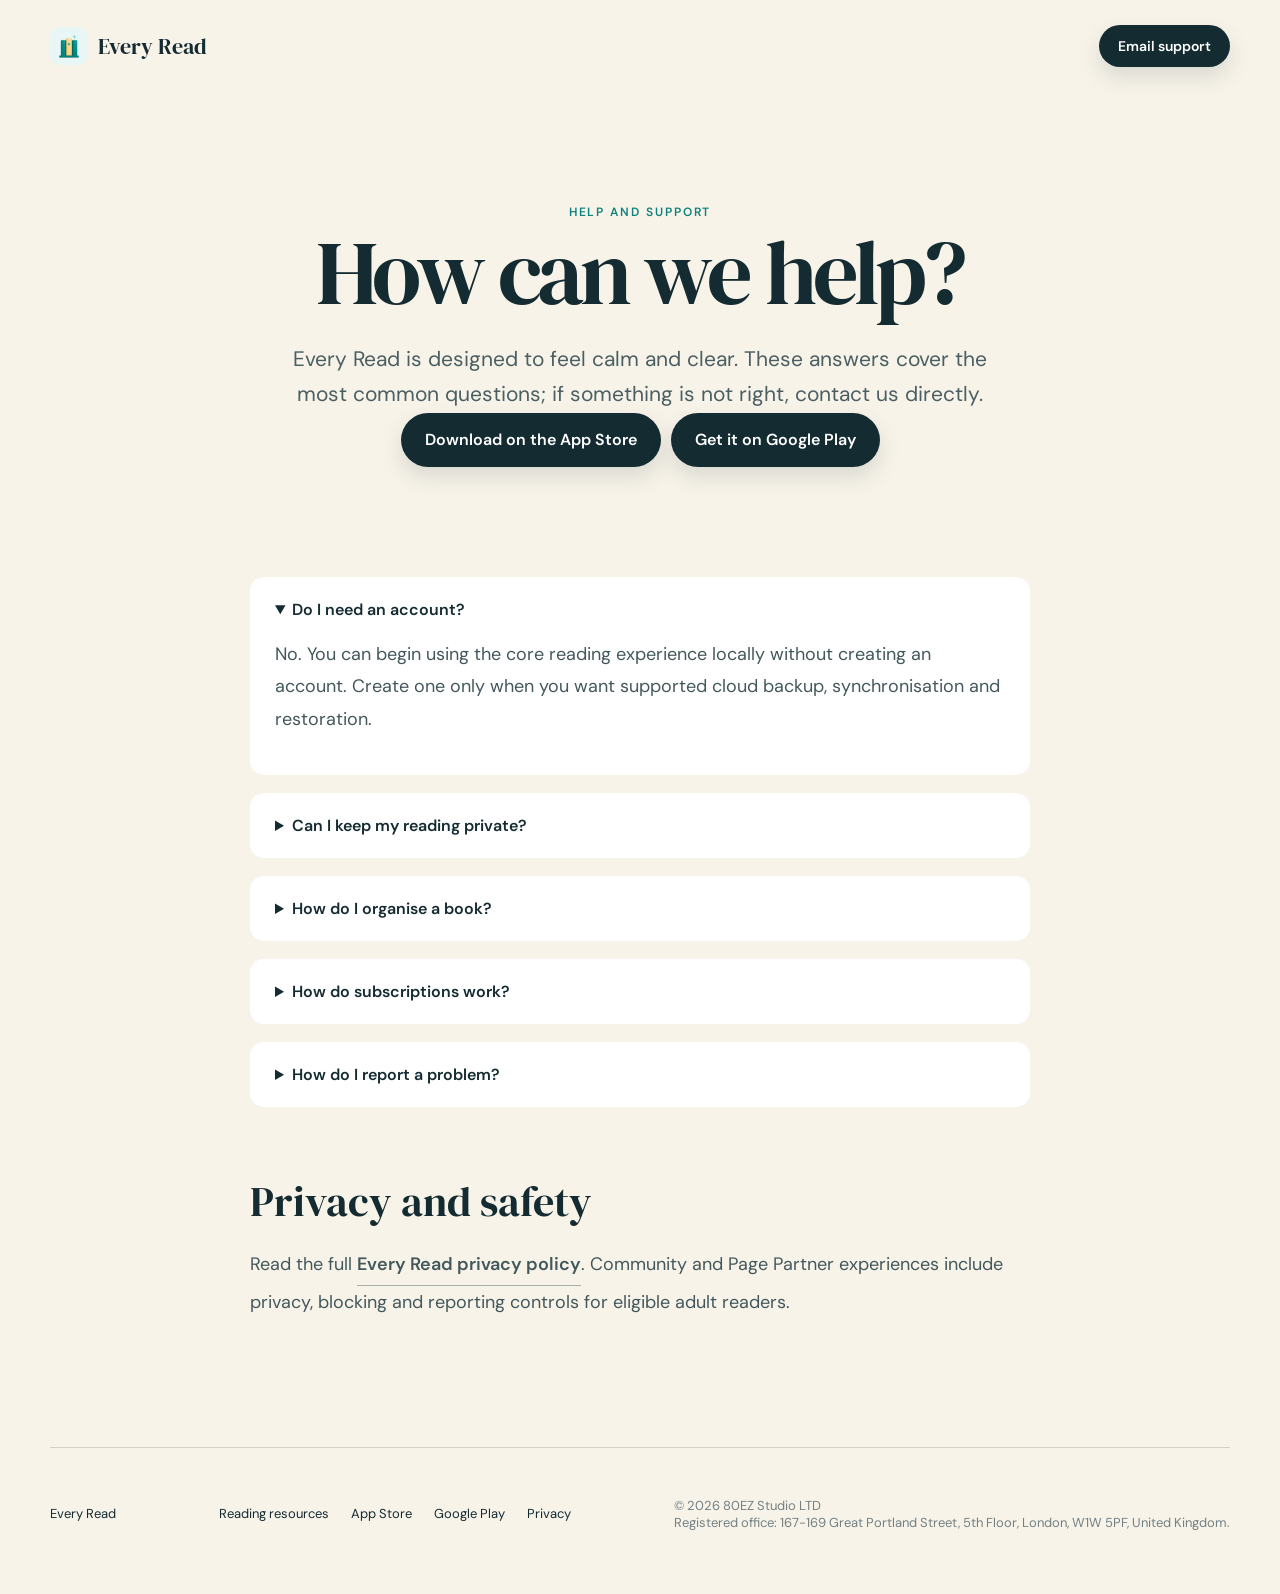
<file: help.html>
<!doctype html><html lang="en-GB"><head><meta charset="utf-8"><meta name="viewport" content="width=device-width,initial-scale=1"><title>Every Read Help & Support</title><meta name="description" content="Help with getting started, privacy, accounts, subscriptions and support for Every Read for iPhone and Android."><link rel="canonical" href="https://everyread.80ezstudio.com/help.html"><meta property="og:title" content="Every Read Help & Support"><meta property="og:description" content="Answers to common questions and a direct way to contact Every Read support."><meta property="og:type" content="website"><meta property="og:url" content="https://everyread.80ezstudio.com/help.html"><link rel="icon" href="every-read-icon.webp"><link rel="stylesheet" href="styles.css"></head><body><main class="seo-page"><header class="site-header shell"><a class="brand" href="index.html"><img src="every-read-icon.webp" alt=""><span>Every Read</span></a><a class="button button-small" href="mailto:support@80EZstudio.com">Email support</a></header><article><header class="article-hero shell"><p class="eyebrow">Help and support</p><h1>How can we help?</h1><p class="article-intro">Every Read is designed to feel calm and clear. These answers cover the most common questions; if something is not right, contact us directly.</p><div class="seo-store-actions"><a class="button" href="https://apps.apple.com/app/id6804274073" aria-label="Download Every Read on the App Store">Download on the App Store</a><a class="button" href="https://play.google.com/store/apps/details?id=com.eightyezstudio.mybookshelf" aria-label="Get Every Read on Google Play">Get it on Google Play</a></div></header><div class="article-body shell"><div class="help-list"><details open><summary>Do I need an account?</summary><p>No. You can begin using the core reading experience locally without creating an account. Create one only when you want supported cloud backup, synchronisation and restoration.</p></details><details><summary>Can I keep my reading private?</summary><p>Yes. Your core library, progress, notes, quotes, ratings, goals and recommendations are part of the private experience. Social features are optional.</p></details><details><summary>How do I organise a book?</summary><p>Add or search for a book, then place it in Want to Read, Currently Reading, Paused or Finished. You can update progress and dates as your reading changes.</p></details><details><summary>How do subscriptions work?</summary><p>Every Read Pro is optional. The App Store or Google Play shows available plans, prices and renewal terms before you subscribe. Manage or cancel your subscription in the store that billed you.</p></details><details><summary>How do I report a problem?</summary><p>Email <a class="text-link" href="mailto:support@80EZstudio.com">support@80EZstudio.com</a> with what happened, what you expected and your iOS or Android version. Do not include passwords or payment details.</p></details></div><section><h2>Privacy and safety</h2><p>Read the full <a class="text-link" href="https://80ezstudio.github.io/EveryRead/privacy-policy.html">Every Read privacy policy</a>. Community and Page Partner experiences include privacy, blocking and reporting controls for eligible adult readers.</p></section></div></article><footer class="site-footer shell"><a href="index.html">Every Read</a><div class="footer-links"><a href="remember-what-you-read.html">Reading resources</a><a href="https://apps.apple.com/app/id6804274073">App Store</a><a href="https://play.google.com/store/apps/details?id=com.eightyezstudio.mybookshelf">Google Play</a><a href="https://80ezstudio.github.io/EveryRead/privacy-policy.html">Privacy</a></div><p>© 2026 80EZ Studio LTD<br>Registered office: 167-169 Great Portland Street, 5th Floor, London, W1W 5PF, United Kingdom.</p></footer></main></body></html>
</file>
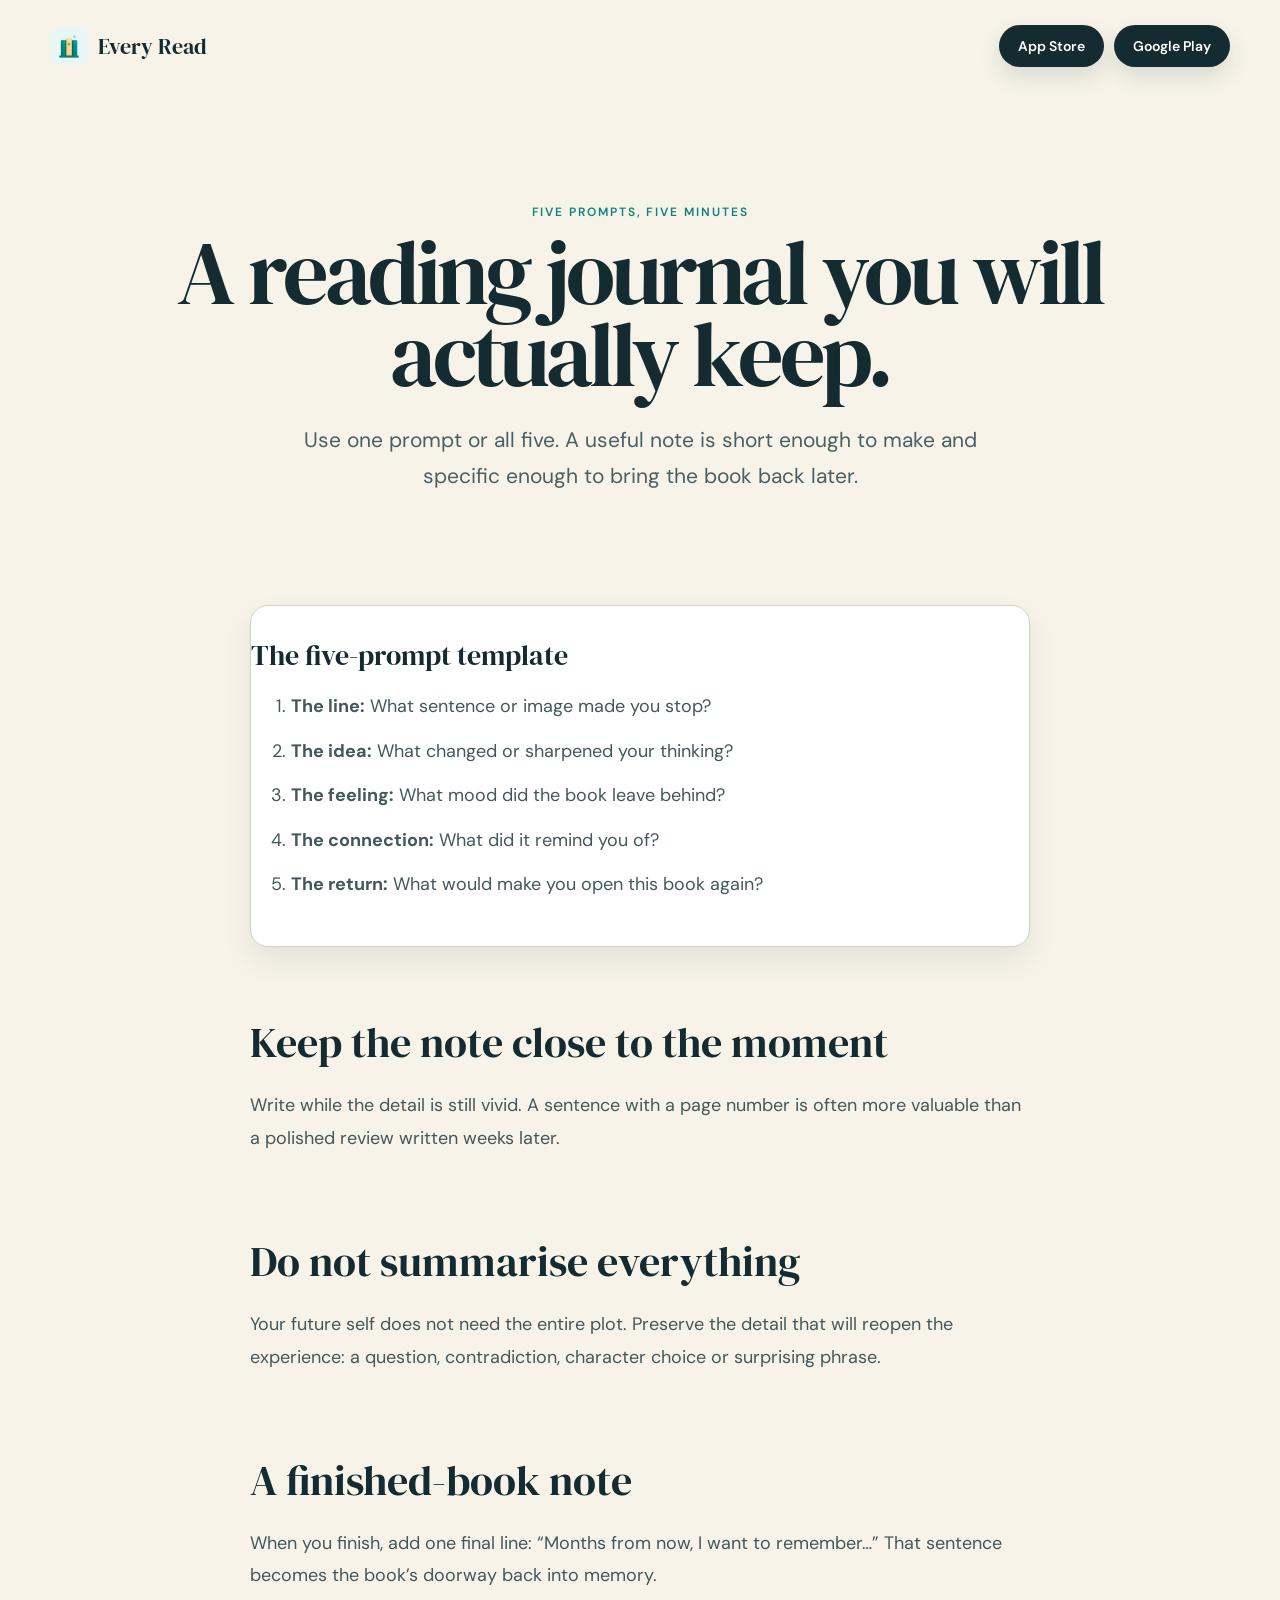
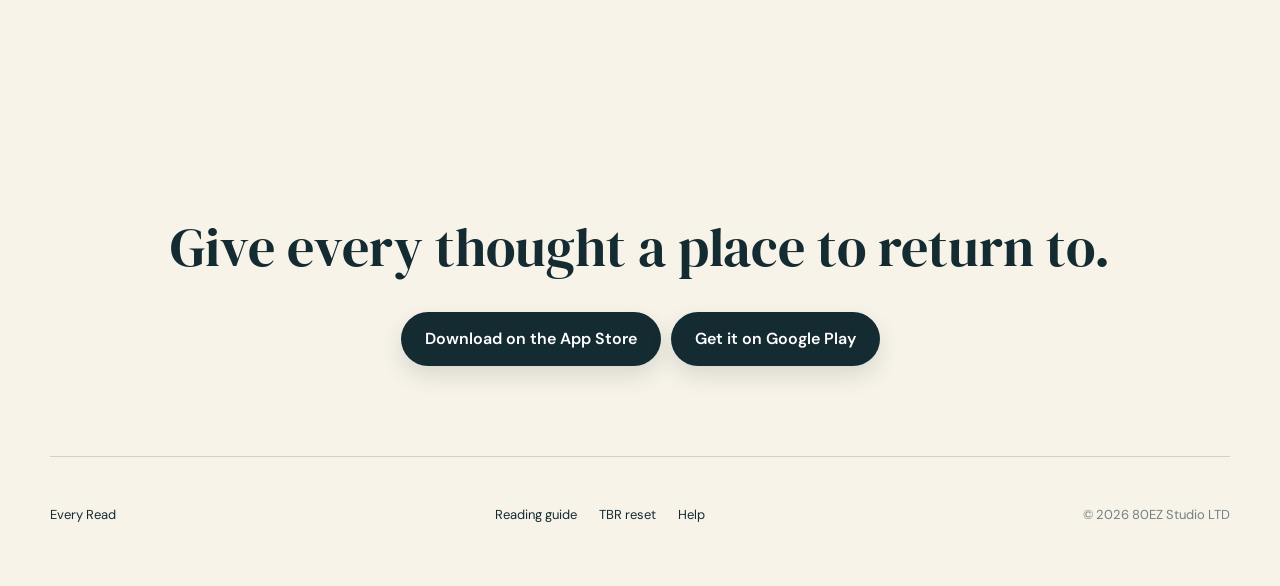
<file: reading-journal-template.html>
<!doctype html><html lang="en-GB"><head><meta charset="utf-8"><meta name="viewport" content="width=device-width,initial-scale=1"><title>Simple Reading Journal Template — Every Read</title><meta name="description" content="A lightweight reading journal template for remembering ideas, images and feelings without turning reading into homework."><link rel="canonical" href="https://everyread.80ezstudio.com/reading-journal-template.html"><meta property="og:title" content="A simple reading-journal template"><meta property="og:description" content="Five prompts for capturing what mattered in any book."><meta property="og:type" content="article"><meta property="og:url" content="https://everyread.80ezstudio.com/reading-journal-template.html"><link rel="icon" href="every-read-icon.webp"><link rel="stylesheet" href="styles.css"></head><body><main class="seo-page"><header class="site-header shell"><a class="brand" href="index.html"><img src="every-read-icon.webp" alt=""><span>Every Read</span></a><div class="seo-store-actions"><a class="button button-small" href="https://apps.apple.com/app/id6804274073" aria-label="Download Every Read on the App Store">App Store</a><a class="button button-small" href="https://play.google.com/store/apps/details?id=com.eightyezstudio.mybookshelf&amp;referrer=utm_source%3Deveryread_site%26utm_medium%3Dwebsite%26utm_campaign%3Dresources%26utm_content%3Djournal_template" aria-label="Get Every Read on Google Play">Google Play</a></div></header><article><header class="article-hero shell"><p class="eyebrow">Five prompts, five minutes</p><h1>A reading journal you will actually keep.</h1><p class="article-intro">Use one prompt or all five. A useful note is short enough to make and specific enough to bring the book back later.</p></header><div class="article-body shell"><section class="template-card"><h3>The five-prompt template</h3><ol><li><strong>The line:</strong> What sentence or image made you stop?</li><li><strong>The idea:</strong> What changed or sharpened your thinking?</li><li><strong>The feeling:</strong> What mood did the book leave behind?</li><li><strong>The connection:</strong> What did it remind you of?</li><li><strong>The return:</strong> What would make you open this book again?</li></ol></section><section><h2>Keep the note close to the moment</h2><p>Write while the detail is still vivid. A sentence with a page number is often more valuable than a polished review written weeks later.</p></section><section><h2>Do not summarise everything</h2><p>Your future self does not need the entire plot. Preserve the detail that will reopen the experience: a question, contradiction, character choice or surprising phrase.</p></section><section><h2>A finished-book note</h2><p>When you finish, add one final line: “Months from now, I want to remember…” That sentence becomes the book’s doorway back into memory.</p></section></div></article><section class="seo-cta shell"><h2>Give every thought a place to return to.</h2><div class="seo-store-actions"><a class="button" href="https://apps.apple.com/app/id6804274073" aria-label="Download Every Read on the App Store">Download on the App Store</a><a class="button" href="https://play.google.com/store/apps/details?id=com.eightyezstudio.mybookshelf&amp;referrer=utm_source%3Deveryread_site%26utm_medium%3Dwebsite%26utm_campaign%3Dresources%26utm_content%3Djournal_template_cta" aria-label="Get Every Read on Google Play">Get it on Google Play</a></div></section><footer class="site-footer shell"><a href="index.html">Every Read</a><div class="footer-links"><a href="remember-what-you-read.html">Reading guide</a><a href="tbr-reset.html">TBR reset</a><a href="help.html">Help</a></div><p>© 2026 80EZ Studio LTD</p></footer></main></body></html>
</file>
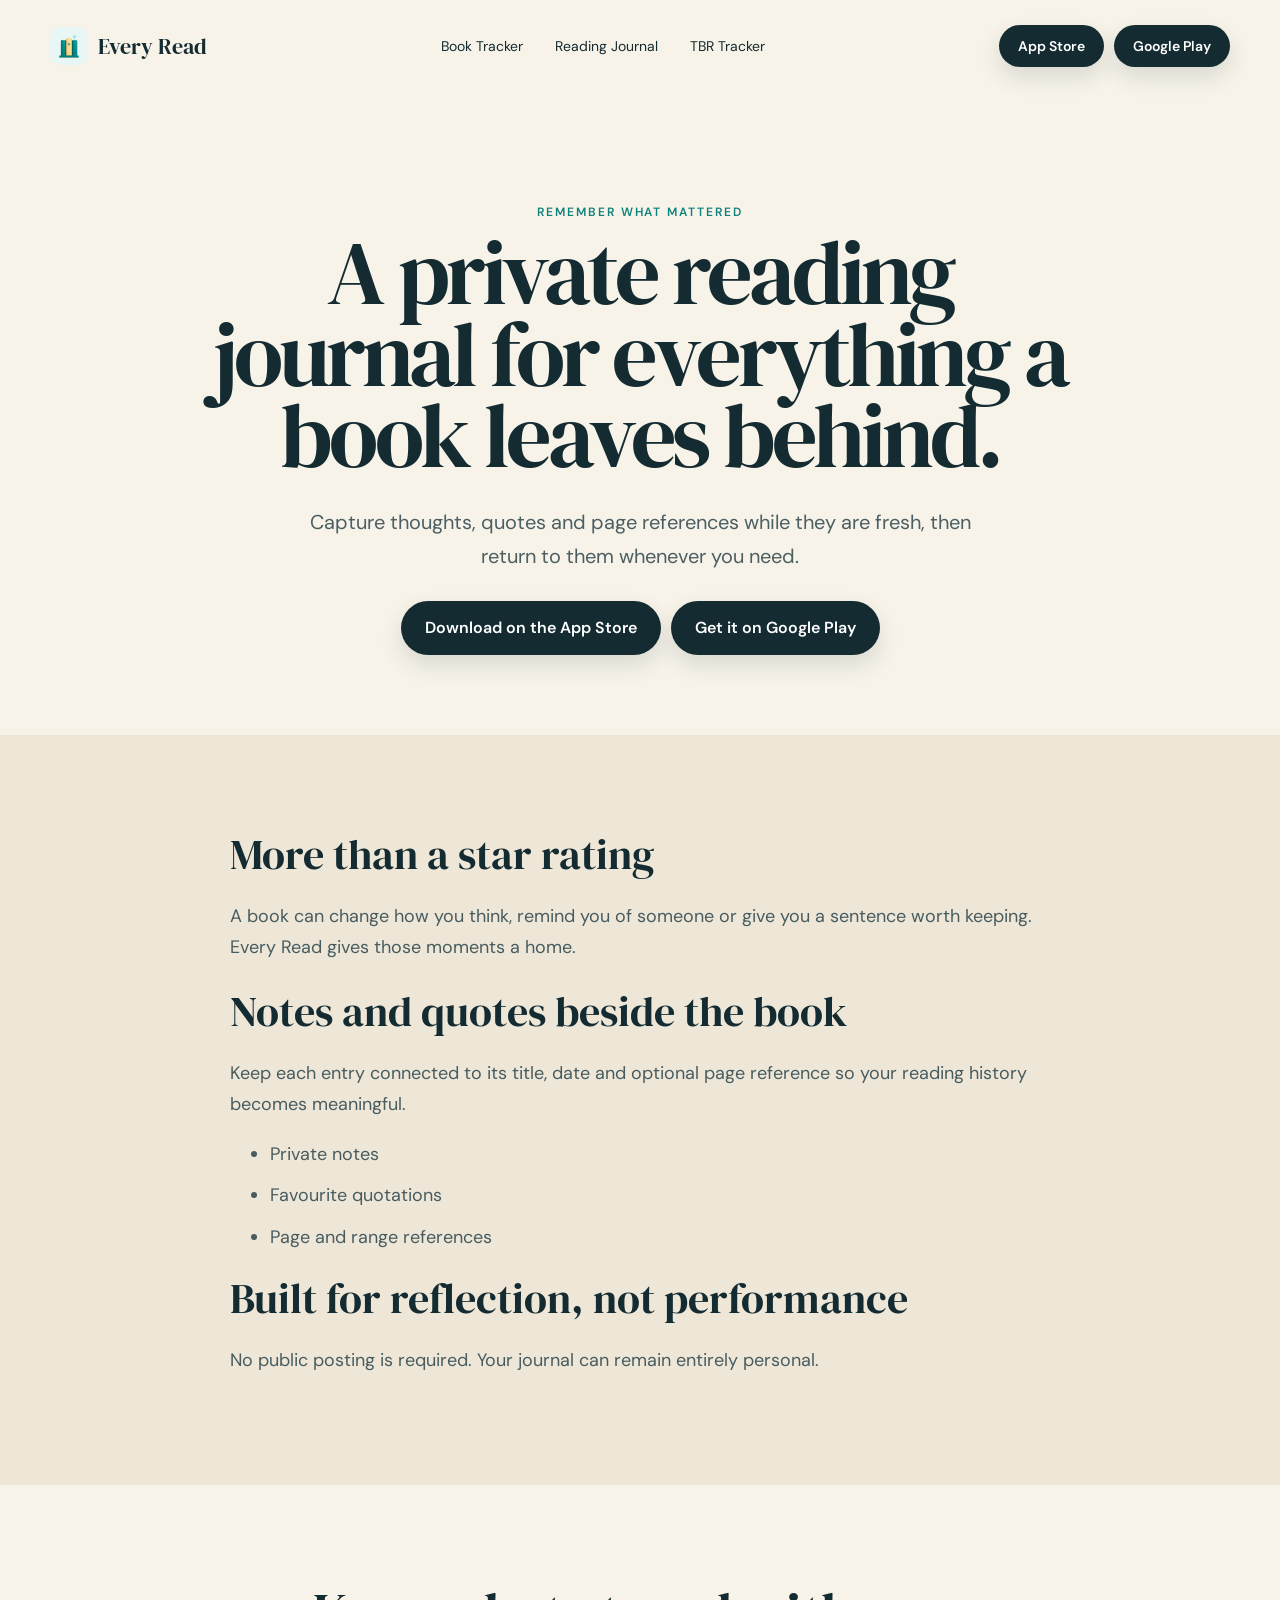
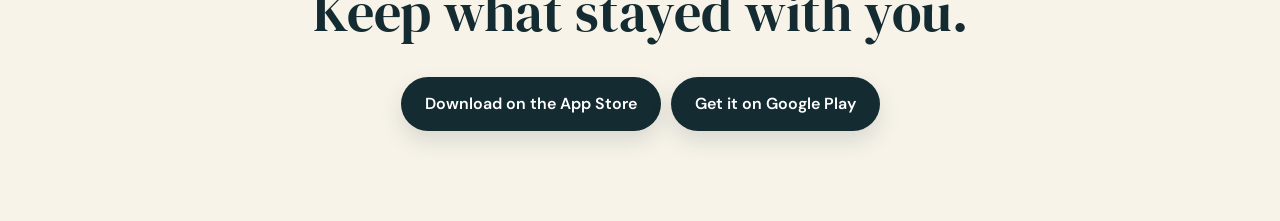
<file: reading-journal.html>
<!doctype html><html lang="en-GB"><head><meta charset="utf-8"><meta name="viewport" content="width=device-width,initial-scale=1"><title>Private Reading Journal App — Every Read</title><meta name="description" content="Save private reading notes, favourite quotes and page references alongside every book with Every Read for iPhone and Android."><meta name="theme-color" content="#f3ecdf"><link rel="canonical" href="https://everyread.80ezstudio.com/reading-journal.html"><meta property="og:type" content="website"><meta property="og:url" content="https://everyread.80ezstudio.com/reading-journal.html"><meta property="og:title" content="Private Reading Journal App — Every Read"><meta property="og:description" content="Save private reading notes, favourite quotes and page references alongside every book."><meta property="og:image" content="https://everyread.80ezstudio.com/app-notes.webp"><meta name="twitter:card" content="summary_large_image"><link rel="icon" href="every-read-icon.webp"><link rel="stylesheet" href="styles.css"></head><body><main class="seo-page">
<header class="site-header shell"><a class="brand" href="index.html"><img src="every-read-icon.webp" alt=""><span>Every Read</span></a><nav><a href="book-tracker.html">Book Tracker</a><a href="reading-journal.html">Reading Journal</a><a href="tbr-tracker.html">TBR Tracker</a></nav><div class="seo-store-actions"><a class="button button-small" href="https://apps.apple.com/app/id6804274073" aria-label="Download Every Read on the App Store">App Store</a><a class="button button-small" href="https://play.google.com/store/apps/details?id=com.eightyezstudio.mybookshelf&amp;referrer=utm_source%3Deveryread_site%26utm_medium%3Dwebsite%26utm_campaign%3Dorganic_launch%26utm_content%3Dreading_journal" aria-label="Get Every Read on Google Play">Google Play</a></div></header>
<section class="seo-hero shell"><p class="eyebrow">Remember what mattered</p><h1>A private reading journal for everything a book leaves behind.</h1><p>Capture thoughts, quotes and page references while they are fresh, then return to them whenever you need.</p><div class="seo-store-actions"><a class="button" href="https://apps.apple.com/app/id6804274073" aria-label="Download Every Read on the App Store">Download on the App Store</a><a class="button" href="https://play.google.com/store/apps/details?id=com.eightyezstudio.mybookshelf&amp;referrer=utm_source%3Deveryread_site%26utm_medium%3Dwebsite%26utm_campaign%3Dorganic_launch%26utm_content%3Dreading_journal" aria-label="Get Every Read on Google Play">Get it on Google Play</a></div></section>
<section class="seo-content"><div class="shell seo-content-inner"><article><h2>More than a star rating</h2><p>A book can change how you think, remind you of someone or give you a sentence worth keeping. Every Read gives those moments a home.</p></article><article><h2>Notes and quotes beside the book</h2><p>Keep each entry connected to its title, date and optional page reference so your reading history becomes meaningful.</p><ul><li>Private notes</li><li>Favourite quotations</li><li>Page and range references</li></ul></article><article><h2>Built for reflection, not performance</h2><p>No public posting is required. Your journal can remain entirely personal.</p></article></div></section>
<section class="seo-cta shell"><h2>Keep what stayed with you.</h2><div class="seo-store-actions"><a class="button" href="https://apps.apple.com/app/id6804274073" aria-label="Download Every Read on the App Store">Download on the App Store</a><a class="button" href="https://play.google.com/store/apps/details?id=com.eightyezstudio.mybookshelf&amp;referrer=utm_source%3Deveryread_site%26utm_medium%3Dwebsite%26utm_campaign%3Dorganic_launch%26utm_content%3Dreading_journal" aria-label="Get Every Read on Google Play">Get it on Google Play</a></div></section></main></body></html>
</file>
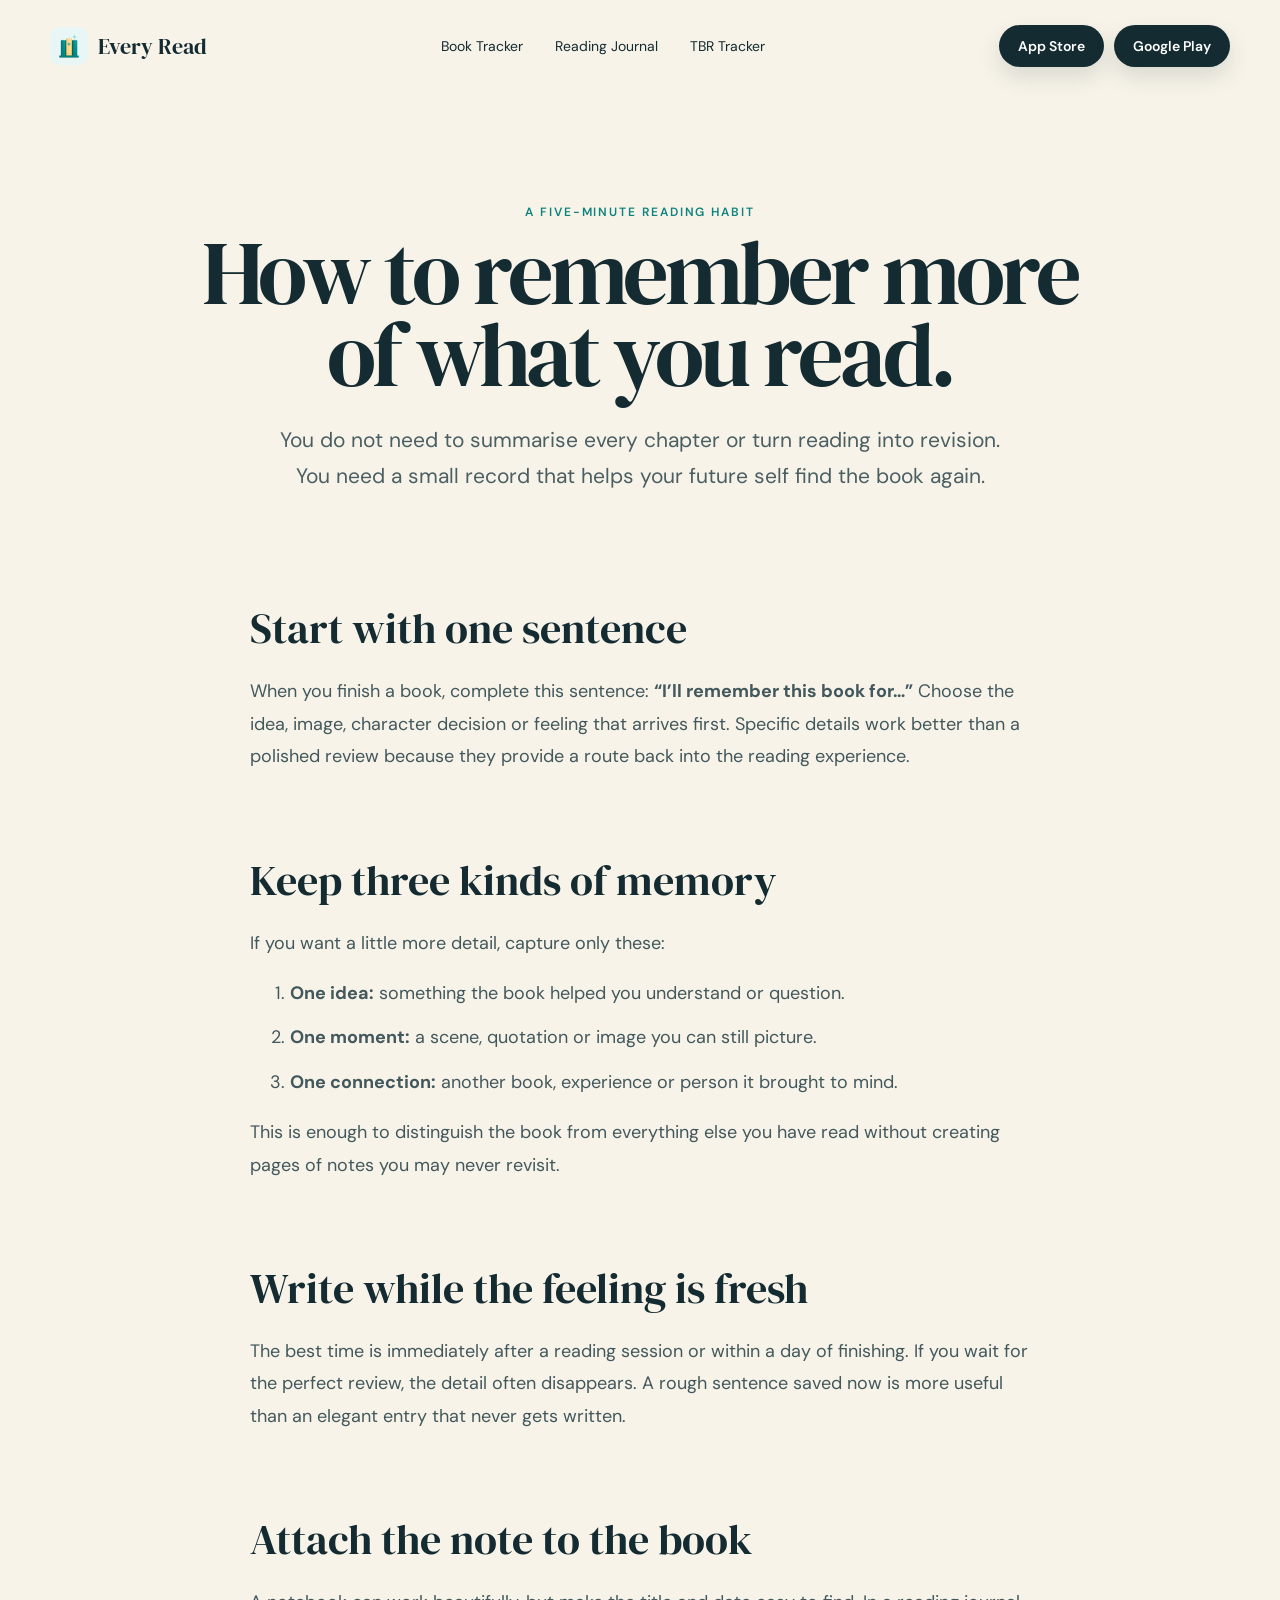
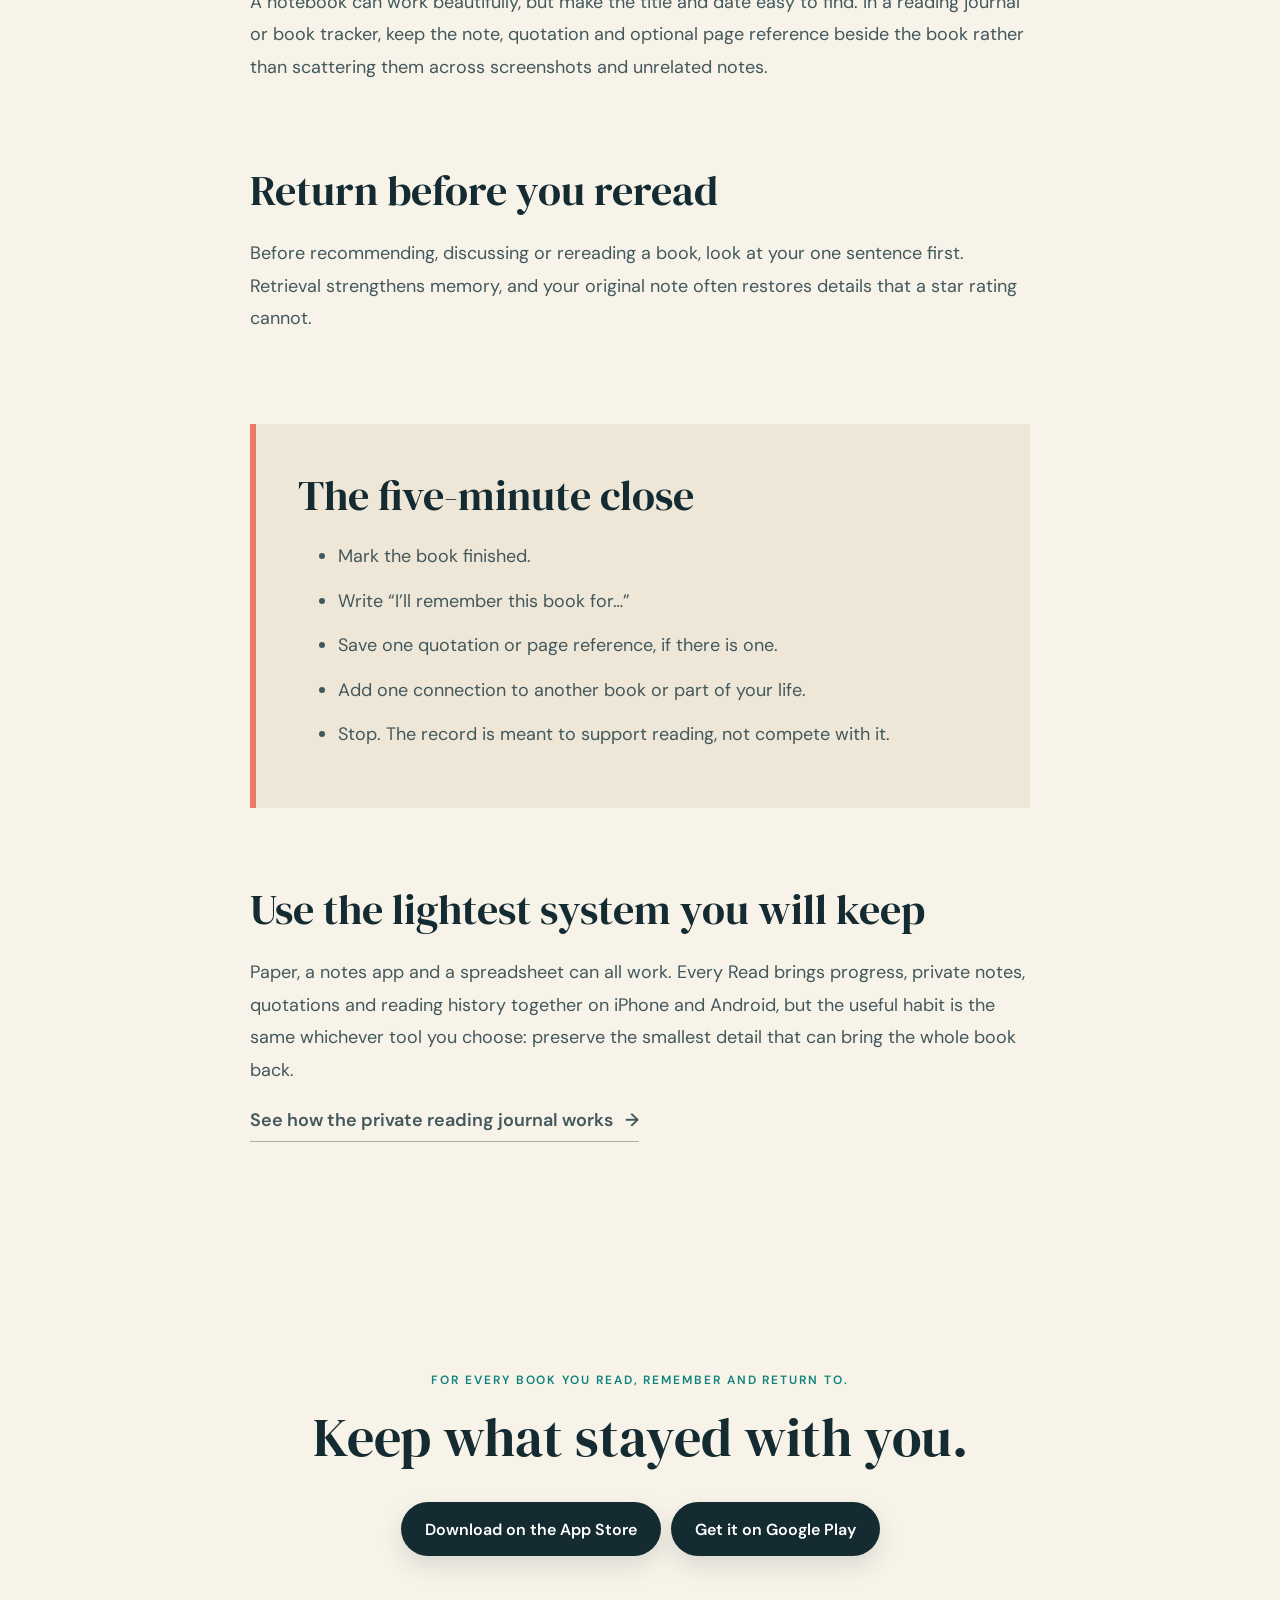
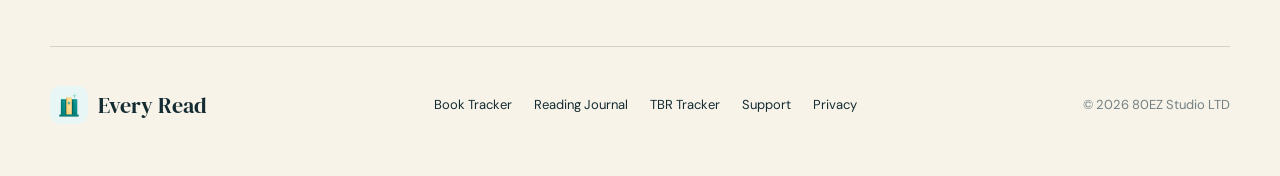
<file: remember-what-you-read.html>
<!doctype html>
<html lang="en-GB">
<head>
  <meta charset="utf-8">
  <meta name="viewport" content="width=device-width,initial-scale=1">
  <title>How to Remember More of What You Read — Every Read</title>
  <meta name="description" content="A calm, practical five-minute method for remembering books: capture one idea, one moment and one reason to return.">
  <meta name="theme-color" content="#f3ecdf">
  <link rel="canonical" href="https://everyread.80ezstudio.com/remember-what-you-read.html">
  <meta property="og:type" content="article">
  <meta property="og:url" content="https://everyread.80ezstudio.com/remember-what-you-read.html">
  <meta property="og:title" content="How to Remember More of What You Read">
  <meta property="og:description" content="A five-minute reading-memory habit that keeps the important parts without turning reading into homework.">
  <meta property="og:image" content="https://everyread.80ezstudio.com/app-notes.webp">
  <meta property="og:image:alt" content="Every Read screen for saving a private note about a book">
  <meta name="twitter:card" content="summary_large_image">
  <link rel="icon" href="every-read-icon.webp">
  <link rel="stylesheet" href="styles.css">
  <script type="application/ld+json">
  {
    "@context": "https://schema.org",
    "@type": "Article",
    "headline": "How to Remember More of What You Read",
    "description": "A calm, practical five-minute method for remembering books.",
    "datePublished": "2026-07-26",
    "dateModified": "2026-07-26",
    "author": {"@type": "Organization", "name": "Every Read"},
    "publisher": {"@type": "Organization", "name": "80EZ Studio LTD"},
    "mainEntityOfPage": "https://everyread.80ezstudio.com/remember-what-you-read.html"
  }
  </script>
</head>
<body><main class="seo-page article-page">
  <header class="site-header shell"><a class="brand" href="index.html"><img src="every-read-icon.webp" alt=""><span>Every Read</span></a><nav aria-label="Main navigation"><a href="book-tracker.html">Book Tracker</a><a href="reading-journal.html">Reading Journal</a><a href="tbr-tracker.html">TBR Tracker</a></nav><div class="seo-store-actions"><a class="button button-small" href="https://apps.apple.com/app/id6804274073" aria-label="Download Every Read on the App Store">App Store</a><a class="button button-small" href="https://play.google.com/store/apps/details?id=com.eightyezstudio.mybookshelf&amp;referrer=utm_source%3Deveryread_site%26utm_medium%3Dwebsite%26utm_campaign%3Dreading_guide%26utm_content%3Dheader" aria-label="Get Every Read on Google Play">Google Play</a></div></header>

  <article>
    <header class="article-hero shell"><p class="eyebrow">A five-minute reading habit</p><h1>How to remember more of what you read.</h1><p class="article-intro">You do not need to summarise every chapter or turn reading into revision. You need a small record that helps your future self find the book again.</p></header>

    <div class="article-body shell">
      <section><h2>Start with one sentence</h2><p>When you finish a book, complete this sentence: <strong>“I’ll remember this book for…”</strong> Choose the idea, image, character decision or feeling that arrives first. Specific details work better than a polished review because they provide a route back into the reading experience.</p></section>

      <section><h2>Keep three kinds of memory</h2><p>If you want a little more detail, capture only these:</p><ol><li><strong>One idea:</strong> something the book helped you understand or question.</li><li><strong>One moment:</strong> a scene, quotation or image you can still picture.</li><li><strong>One connection:</strong> another book, experience or person it brought to mind.</li></ol><p>This is enough to distinguish the book from everything else you have read without creating pages of notes you may never revisit.</p></section>

      <section><h2>Write while the feeling is fresh</h2><p>The best time is immediately after a reading session or within a day of finishing. If you wait for the perfect review, the detail often disappears. A rough sentence saved now is more useful than an elegant entry that never gets written.</p></section>

      <section><h2>Attach the note to the book</h2><p>A notebook can work beautifully, but make the title and date easy to find. In a reading journal or book tracker, keep the note, quotation and optional page reference beside the book rather than scattering them across screenshots and unrelated notes.</p></section>

      <section><h2>Return before you reread</h2><p>Before recommending, discussing or rereading a book, look at your one sentence first. Retrieval strengthens memory, and your original note often restores details that a star rating cannot.</p></section>

      <aside class="article-checklist"><h2>The five-minute close</h2><ul><li>Mark the book finished.</li><li>Write “I’ll remember this book for…”</li><li>Save one quotation or page reference, if there is one.</li><li>Add one connection to another book or part of your life.</li><li>Stop. The record is meant to support reading, not compete with it.</li></ul></aside>

      <section><h2>Use the lightest system you will keep</h2><p>Paper, a notes app and a spreadsheet can all work. Every Read brings progress, private notes, quotations and reading history together on iPhone and Android, but the useful habit is the same whichever tool you choose: preserve the smallest detail that can bring the whole book back.</p><p><a class="text-link" href="reading-journal.html">See how the private reading journal works <span>→</span></a></p></section>
    </div>
  </article>

  <section class="seo-cta shell"><p class="eyebrow">For every book you read, remember and return to.</p><h2>Keep what stayed with you.</h2><div class="seo-store-actions"><a class="button" href="https://apps.apple.com/app/id6804274073" aria-label="Download Every Read on the App Store">Download on the App Store</a><a class="button" href="https://play.google.com/store/apps/details?id=com.eightyezstudio.mybookshelf&amp;referrer=utm_source%3Deveryread_site%26utm_medium%3Dwebsite%26utm_campaign%3Dreading_guide%26utm_content%3Dfooter_cta" aria-label="Get Every Read on Google Play">Get it on Google Play</a></div></section>
  <footer class="site-footer shell"><a class="brand" href="index.html"><img src="every-read-icon.webp" alt=""><span>Every Read</span></a><div class="footer-links"><a href="book-tracker.html">Book Tracker</a><a href="reading-journal.html">Reading Journal</a><a href="tbr-tracker.html">TBR Tracker</a><a href="mailto:support@80EZstudio.com">Support</a><a href="https://80ezstudio.github.io/EveryRead/privacy-policy.html">Privacy</a></div><p>© 2026 80EZ Studio LTD</p></footer>
</main></body></html>
</file>
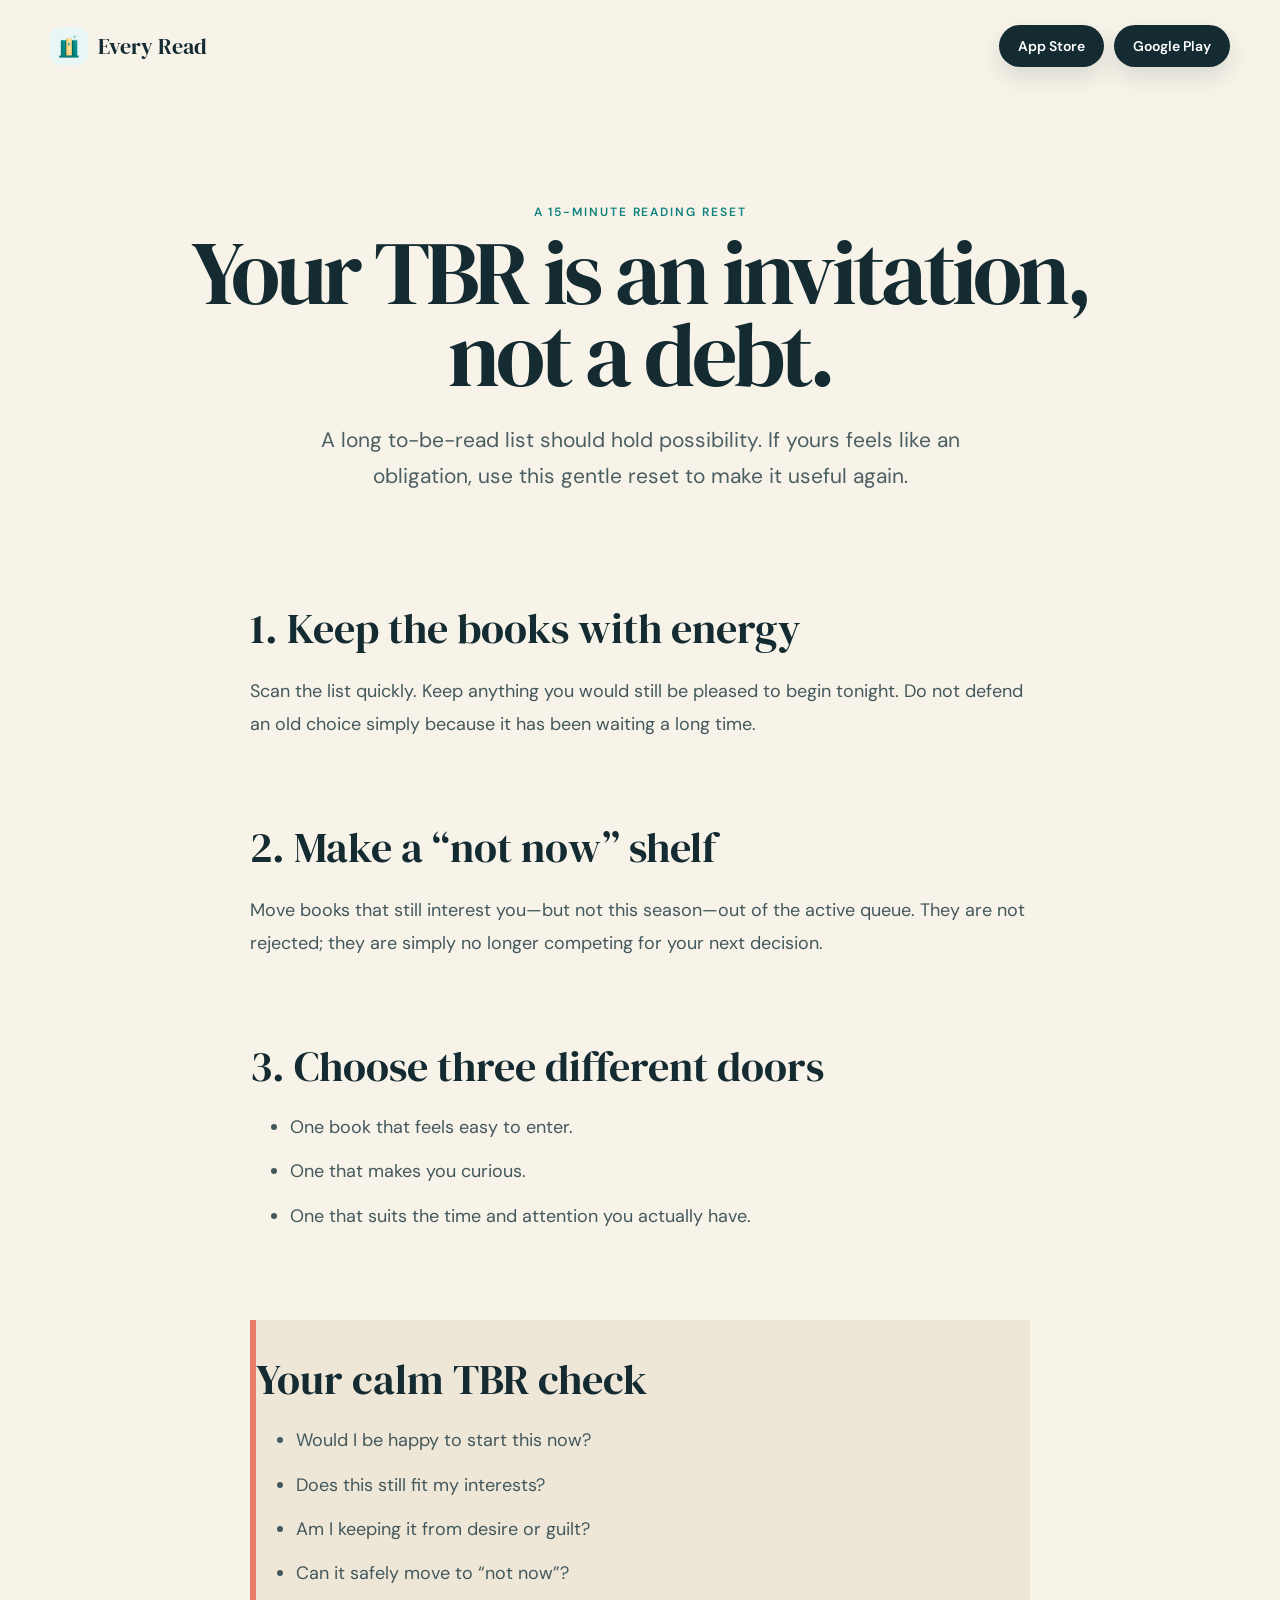
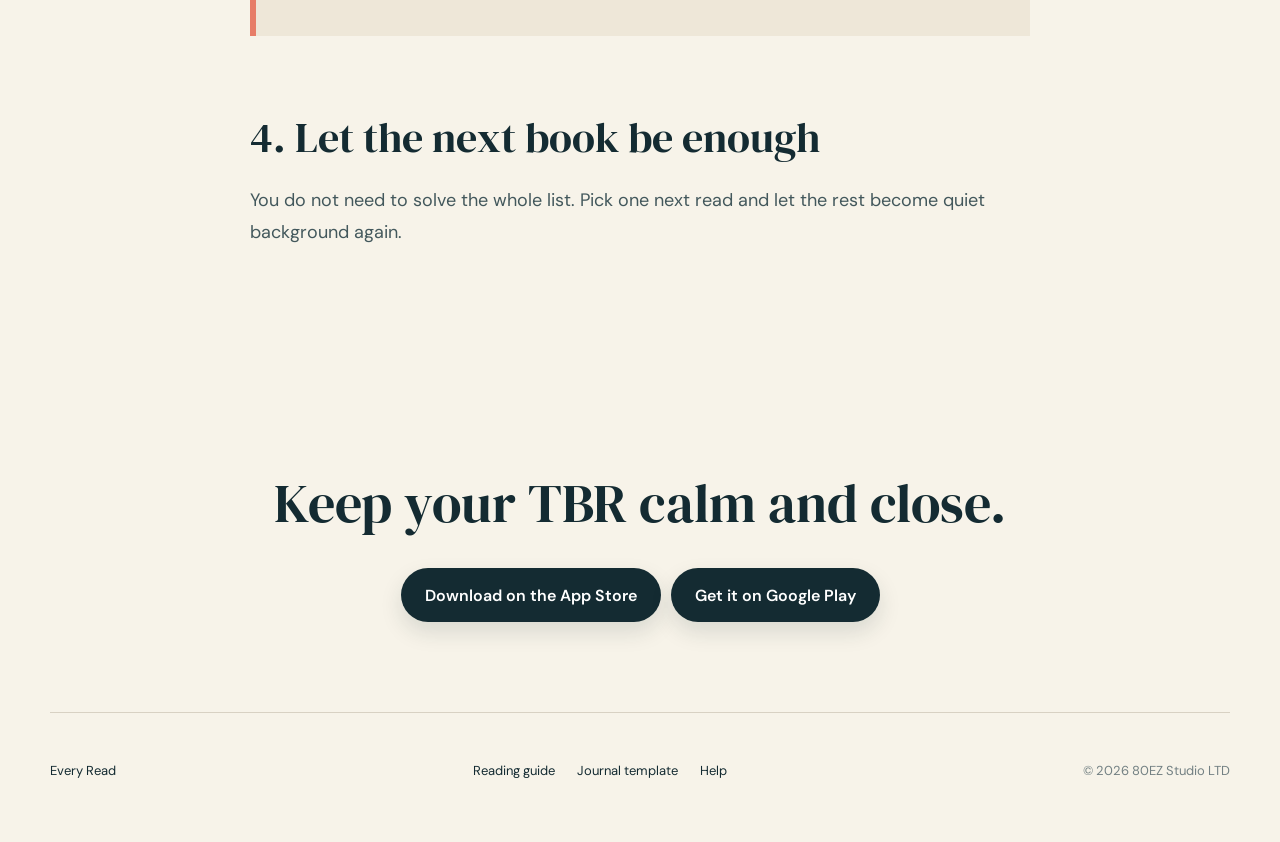
<file: tbr-reset.html>
<!doctype html><html lang="en-GB"><head><meta charset="utf-8"><meta name="viewport" content="width=device-width,initial-scale=1"><title>A Calm TBR Reset — Every Read</title><meta name="description" content="A gentle 15-minute method for organising an overwhelming to-be-read list without guilt or pressure."><link rel="canonical" href="https://everyread.80ezstudio.com/tbr-reset.html"><meta property="og:title" content="A calm 15-minute TBR reset"><meta property="og:description" content="Keep the books that still call to you and release the rest without guilt."><meta property="og:type" content="article"><meta property="og:url" content="https://everyread.80ezstudio.com/tbr-reset.html"><link rel="icon" href="every-read-icon.webp"><link rel="stylesheet" href="styles.css"></head><body><main class="seo-page"><header class="site-header shell"><a class="brand" href="index.html"><img src="every-read-icon.webp" alt=""><span>Every Read</span></a><div class="seo-store-actions"><a class="button button-small" href="https://apps.apple.com/app/id6804274073" aria-label="Download Every Read on the App Store">App Store</a><a class="button button-small" href="https://play.google.com/store/apps/details?id=com.eightyezstudio.mybookshelf&amp;referrer=utm_source%3Deveryread_site%26utm_medium%3Dwebsite%26utm_campaign%3Dresources%26utm_content%3Dtbr_reset" aria-label="Get Every Read on Google Play">Google Play</a></div></header><article><header class="article-hero shell"><p class="eyebrow">A 15-minute reading reset</p><h1>Your TBR is an invitation, not a debt.</h1><p class="article-intro">A long to-be-read list should hold possibility. If yours feels like an obligation, use this gentle reset to make it useful again.</p></header><div class="article-body shell"><section><h2>1. Keep the books with energy</h2><p>Scan the list quickly. Keep anything you would still be pleased to begin tonight. Do not defend an old choice simply because it has been waiting a long time.</p></section><section><h2>2. Make a “not now” shelf</h2><p>Move books that still interest you—but not this season—out of the active queue. They are not rejected; they are simply no longer competing for your next decision.</p></section><section><h2>3. Choose three different doors</h2><ul><li>One book that feels easy to enter.</li><li>One that makes you curious.</li><li>One that suits the time and attention you actually have.</li></ul></section><section class="article-checklist"><h2>Your calm TBR check</h2><ul><li>Would I be happy to start this now?</li><li>Does this still fit my interests?</li><li>Am I keeping it from desire or guilt?</li><li>Can it safely move to “not now”?</li></ul></section><section><h2>4. Let the next book be enough</h2><p>You do not need to solve the whole list. Pick one next read and let the rest become quiet background again.</p></section></div></article><section class="seo-cta shell"><h2>Keep your TBR calm and close.</h2><div class="seo-store-actions"><a class="button" href="https://apps.apple.com/app/id6804274073" aria-label="Download Every Read on the App Store">Download on the App Store</a><a class="button" href="https://play.google.com/store/apps/details?id=com.eightyezstudio.mybookshelf&amp;referrer=utm_source%3Deveryread_site%26utm_medium%3Dwebsite%26utm_campaign%3Dresources%26utm_content%3Dtbr_reset_cta" aria-label="Get Every Read on Google Play">Get it on Google Play</a></div></section><footer class="site-footer shell"><a href="index.html">Every Read</a><div class="footer-links"><a href="remember-what-you-read.html">Reading guide</a><a href="reading-journal-template.html">Journal template</a><a href="help.html">Help</a></div><p>© 2026 80EZ Studio LTD</p></footer></main></body></html>
</file>
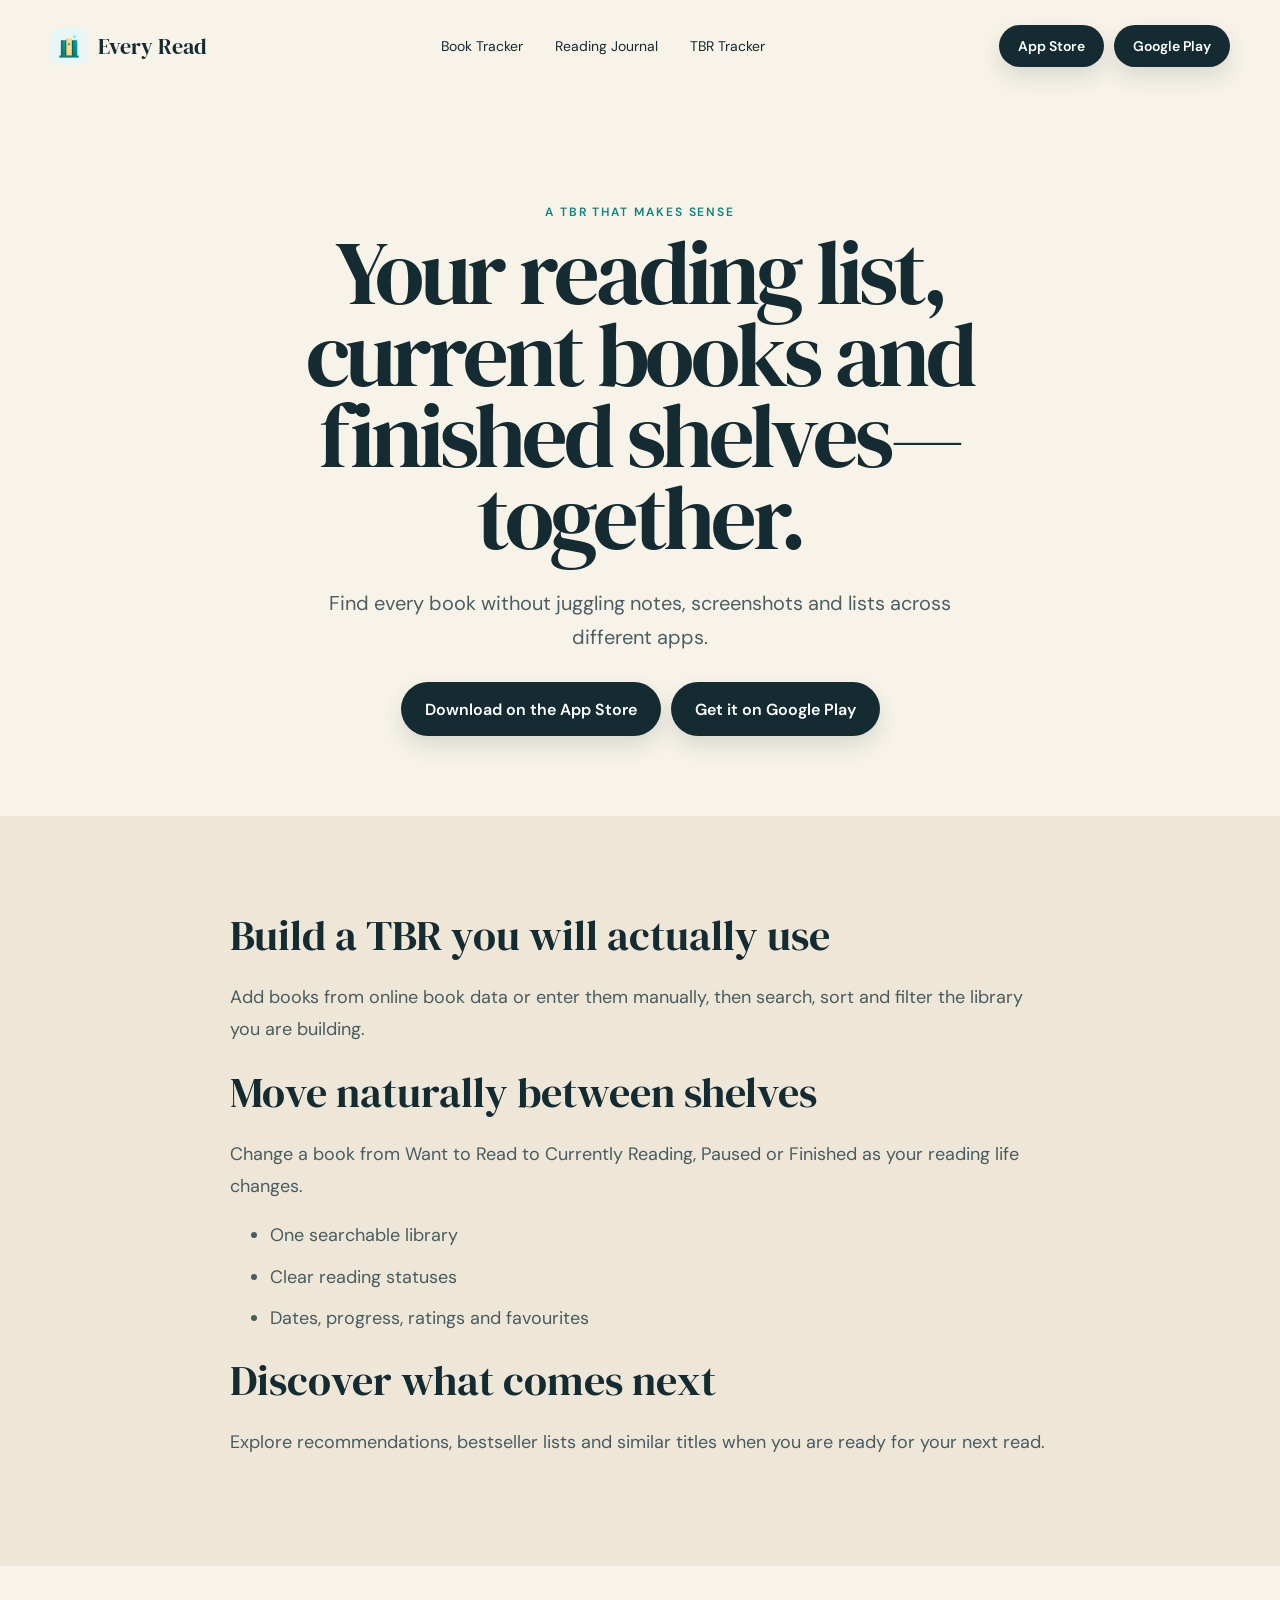
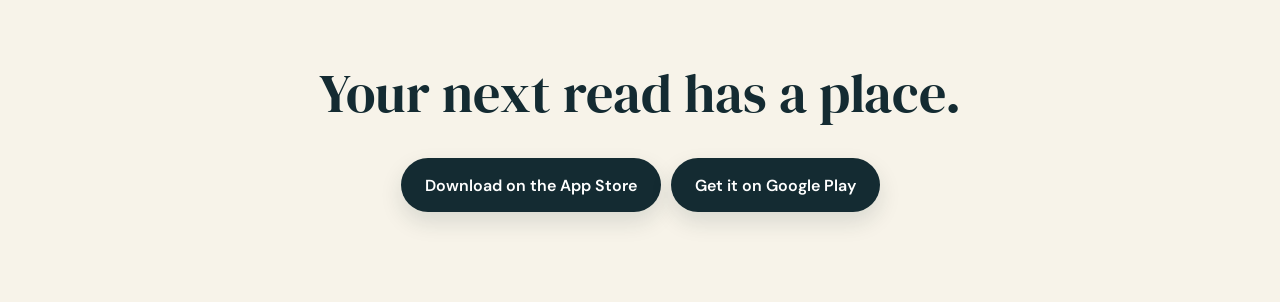
<file: tbr-tracker.html>
<!doctype html><html lang="en-GB"><head><meta charset="utf-8"><meta name="viewport" content="width=device-width,initial-scale=1"><title>TBR Tracker & Reading List — Every Read</title><meta name="description" content="Keep your want-to-read list, current books and finished library together with the Every Read TBR tracker for iPhone and Android."><meta name="theme-color" content="#f3ecdf"><link rel="canonical" href="https://everyread.80ezstudio.com/tbr-tracker.html"><meta property="og:type" content="website"><meta property="og:url" content="https://everyread.80ezstudio.com/tbr-tracker.html"><meta property="og:title" content="TBR Tracker & Reading List — Every Read"><meta property="og:description" content="Keep your want-to-read list, current books and finished library together in one calm app."><meta property="og:image" content="https://everyread.80ezstudio.com/app-home.webp"><meta name="twitter:card" content="summary_large_image"><link rel="icon" href="every-read-icon.webp"><link rel="stylesheet" href="styles.css"></head><body><main class="seo-page">
<header class="site-header shell"><a class="brand" href="index.html"><img src="every-read-icon.webp" alt=""><span>Every Read</span></a><nav><a href="book-tracker.html">Book Tracker</a><a href="reading-journal.html">Reading Journal</a><a href="tbr-tracker.html">TBR Tracker</a></nav><div class="seo-store-actions"><a class="button button-small" href="https://apps.apple.com/app/id6804274073" aria-label="Download Every Read on the App Store">App Store</a><a class="button button-small" href="https://play.google.com/store/apps/details?id=com.eightyezstudio.mybookshelf&amp;referrer=utm_source%3Deveryread_site%26utm_medium%3Dwebsite%26utm_campaign%3Dorganic_launch%26utm_content%3Dtbr_tracker" aria-label="Get Every Read on Google Play">Google Play</a></div></header>
<section class="seo-hero shell"><p class="eyebrow">A TBR that makes sense</p><h1>Your reading list, current books and finished shelves—together.</h1><p>Find every book without juggling notes, screenshots and lists across different apps.</p><div class="seo-store-actions"><a class="button" href="https://apps.apple.com/app/id6804274073" aria-label="Download Every Read on the App Store">Download on the App Store</a><a class="button" href="https://play.google.com/store/apps/details?id=com.eightyezstudio.mybookshelf&amp;referrer=utm_source%3Deveryread_site%26utm_medium%3Dwebsite%26utm_campaign%3Dorganic_launch%26utm_content%3Dtbr_tracker" aria-label="Get Every Read on Google Play">Get it on Google Play</a></div></section>
<section class="seo-content"><div class="shell seo-content-inner"><article><h2>Build a TBR you will actually use</h2><p>Add books from online book data or enter them manually, then search, sort and filter the library you are building.</p></article><article><h2>Move naturally between shelves</h2><p>Change a book from Want to Read to Currently Reading, Paused or Finished as your reading life changes.</p><ul><li>One searchable library</li><li>Clear reading statuses</li><li>Dates, progress, ratings and favourites</li></ul></article><article><h2>Discover what comes next</h2><p>Explore recommendations, bestseller lists and similar titles when you are ready for your next read.</p></article></div></section>
<section class="seo-cta shell"><h2>Your next read has a place.</h2><div class="seo-store-actions"><a class="button" href="https://apps.apple.com/app/id6804274073" aria-label="Download Every Read on the App Store">Download on the App Store</a><a class="button" href="https://play.google.com/store/apps/details?id=com.eightyezstudio.mybookshelf&amp;referrer=utm_source%3Deveryread_site%26utm_medium%3Dwebsite%26utm_campaign%3Dorganic_launch%26utm_content%3Dtbr_tracker" aria-label="Get Every Read on Google Play">Get it on Google Play</a></div></section></main></body></html>
</file>
<file: home.css>
:root {
  --paper: #f5efe4;
  --paper-deep: #eadfce;
  --cream: #fffaf2;
  --ink: #182f3b;
  --ink-soft: #28495a;
  --text: #332f2a;
  --muted: #6f675e;
  --teal: #1b8984;
  --teal-dark: #176f6d;
  --teal-light: #cce7e1;
  --gold: #e3b857;
  --coral: #bd6b4f;
  --line: rgba(51, 47, 42, 0.14);
  --shadow: 0 24px 70px rgba(56, 43, 30, 0.17);
  --radius: 28px;
  --shell: min(1180px, calc(100% - 40px));
}

* { box-sizing: border-box; }

html {
  scroll-behavior: smooth;
  scroll-padding-top: 92px;
}

body {
  margin: 0;
  background: var(--paper);
  color: var(--text);
  font-family: Inter, ui-sans-serif, system-ui, -apple-system, BlinkMacSystemFont, "Segoe UI", sans-serif;
  font-size: 16px;
  line-height: 1.6;
  -webkit-font-smoothing: antialiased;
}

a { color: inherit; }
img { display: block; max-width: 100%; }
summary { font: inherit; }
.shell { width: var(--shell); margin-inline: auto; }

.skip-link {
  position: fixed;
  z-index: 100;
  top: 12px;
  left: 12px;
  transform: translateY(-160%);
  padding: 10px 16px;
  border-radius: 8px;
  background: var(--ink);
  color: white;
}

.skip-link:focus { transform: translateY(0); }

.site-header {
  position: sticky;
  z-index: 20;
  top: 0;
  border-bottom: 1px solid rgba(51, 47, 42, 0.09);
  background: rgba(245, 239, 228, 0.91);
  backdrop-filter: blur(18px);
}

.header-inner {
  min-height: 78px;
  display: flex;
  align-items: center;
  justify-content: space-between;
  gap: 28px;
}

.brand {
  display: inline-flex;
  align-items: center;
  gap: 11px;
  color: var(--ink);
  font-weight: 850;
  letter-spacing: -0.025em;
  text-decoration: none;
}

.brand img {
  width: 42px;
  height: 42px;
  border-radius: 12px;
  box-shadow: 0 7px 18px rgba(23, 111, 109, 0.13);
}

nav { display: flex; align-items: center; gap: 28px; }
nav a,
.footer-links a {
  color: #575149;
  font-size: 0.9rem;
  font-weight: 700;
  text-decoration: none;
}

nav a:hover,
.footer-links a:hover { color: var(--teal-dark); }

.button {
  display: inline-flex;
  align-items: center;
  justify-content: center;
  gap: 12px;
  min-height: 52px;
  padding: 13px 22px;
  border-radius: 13px;
  font-weight: 850;
  line-height: 1.05;
  text-decoration: none;
  transition: transform 160ms ease, box-shadow 160ms ease, background 160ms ease;
}

.button:hover { transform: translateY(-2px); }
.button:focus-visible,
a:focus-visible,
summary:focus-visible { outline: 3px solid var(--gold); outline-offset: 3px; }
.button-small { min-height: 42px; padding: 10px 17px; background: var(--ink); color: white; font-size: 0.88rem; }
.button-primary { background: var(--teal-dark); color: white; box-shadow: 0 12px 30px rgba(23, 111, 109, 0.23); }
.button-primary:hover { background: #105c5a; box-shadow: 0 16px 34px rgba(23, 111, 109, 0.28); }
.button-light { background: var(--cream); color: var(--teal-dark); }
.store-button small { display: block; margin-bottom: 2px; font-size: 0.62rem; font-weight: 700; letter-spacing: 0.04em; text-transform: uppercase; }
.play-mark { font-size: 1.15rem; }
.app-store-button { background: var(--ink); color: white; box-shadow: 0 12px 30px rgba(24, 47, 59, 0.18); }
.app-store-button:hover { background: var(--ink-soft); }
.store-links { display: flex; align-items: center; justify-content: flex-end; gap: 12px; flex-wrap: wrap; }

.hero {
  position: relative;
  min-height: 730px;
  overflow: hidden;
  background:
    radial-gradient(circle at 82% 24%, rgba(227, 184, 87, 0.22), transparent 30%),
    radial-gradient(circle at 14% 74%, rgba(27, 137, 132, 0.12), transparent 27%),
    var(--paper);
}

.hero::before {
  content: "";
  position: absolute;
  inset: 0;
  opacity: 0.28;
  pointer-events: none;
  background-image: radial-gradient(rgba(51, 47, 42, 0.24) 0.7px, transparent 0.7px);
  background-size: 14px 14px;
  mask-image: linear-gradient(to bottom, transparent, black 24%, black 68%, transparent);
}

.hero-grid {
  position: relative;
  display: grid;
  grid-template-columns: minmax(0, 1.04fr) minmax(430px, 0.96fr);
  align-items: center;
  gap: 72px;
  min-height: 700px;
  padding-block: 76px 72px;
}

.hero-copy { max-width: 660px; }
.hero-next-step { margin: 22px 0 0; color: var(--teal-dark); font-size: 0.95rem; font-weight: 750; }
.eyebrow {
  margin: 0 0 16px;
  color: var(--teal-dark);
  font-size: 0.76rem;
  font-weight: 900;
  letter-spacing: 0.14em;
  text-transform: uppercase;
}
.eyebrow.light { color: #a7ded3; }
h1, h2, h3, p { margin-top: 0; }
h1, h2 {
  font-family: Georgia, "Times New Roman", serif;
  font-weight: 500;
  letter-spacing: -0.045em;
  line-height: 0.99;
}
h1 { max-width: 730px; margin-bottom: 25px; font-size: clamp(4rem, 7vw, 6.7rem); }
h2 { margin-bottom: 22px; font-size: clamp(2.7rem, 5vw, 4.6rem); }
h3 { margin-bottom: 12px; font-size: 1.35rem; line-height: 1.2; }

.hero-intro { max-width: 590px; margin-bottom: 30px; color: #5d564d; font-size: 1.18rem; line-height: 1.72; }
.hero-actions { display: flex; align-items: center; gap: 12px; flex-wrap: wrap; }
.hero-actions .text-link { margin-left: 12px; }
.text-link { color: var(--teal-dark); font-weight: 850; text-underline-offset: 5px; }
.quiet-facts { display: flex; gap: 0; margin: 28px 0 0; padding: 0; color: var(--muted); font-size: 0.86rem; list-style: none; }
.quiet-facts li + li::before { content: "·"; margin-inline: 12px; color: var(--coral); font-weight: 900; }

.hero-visual { position: relative; min-height: 575px; display: grid; place-items: center; }
.orbit { position: absolute; border: 1px solid rgba(27, 137, 132, 0.2); border-radius: 50%; }
.orbit-one { width: 500px; height: 500px; }
.orbit-two { width: 398px; height: 398px; border-color: rgba(189, 107, 79, 0.2); }

.phone {
  position: relative;
  z-index: 2;
  overflow: hidden;
  padding: 9px;
  border: 2px solid #1d2b32;
  border-radius: 42px;
  background: #132630;
  box-shadow: var(--shadow), 0 7px 0 #0b181d;
}

.hero-phone { width: 310px; aspect-ratio: 9 / 18.8; transform: rotate(1.7deg); }
.phone-camera { position: absolute; z-index: 3; top: 18px; left: 50%; width: 74px; height: 19px; border-radius: 999px; background: #132630; transform: translateX(-50%); }

.app-screen {
  height: 100%;
  overflow: hidden;
  padding: 17px 14px 13px;
  border-radius: 32px;
  background: #0e2631;
  color: #f8fbfb;
}

.app-status { display: flex; justify-content: space-between; padding: 0 7px 17px; color: #c6d6dc; font-size: 0.58rem; font-weight: 800; }
.app-heading { display: flex; align-items: center; justify-content: space-between; padding: 5px 4px 18px; }
.app-heading small { display: block; color: #56bdb5; font-size: 0.52rem; font-weight: 900; letter-spacing: 0.12em; }
.app-heading strong { display: block; font-family: Georgia, serif; font-size: 1.55rem; font-weight: 500; }
.app-menu { width: 36px; height: 36px; display: grid; place-items: center; border-radius: 50%; background: #213f4f; color: #c9d6dc; font-size: 1.25rem; }

.current-read-card { padding: 10px 12px 12px; border: 1px solid rgba(255,255,255,0.07); border-radius: 14px; background: #203e4d; box-shadow: 0 5px 13px rgba(0,0,0,0.16); }
.current-page { display: flex; align-items: center; justify-content: flex-end; gap: 5px; color: #b9cad0; font-size: 0.56rem; }
.current-page strong { color: #57c0b8; font-size: 0.74rem; }
.progress-edit { width: 23px; height: 23px; display: grid; place-items: center; color: #b9cad0; font-size: 0.7rem; }
.current-progress-row { display: grid; grid-template-columns: 1fr auto; align-items: start; gap: 8px; margin: 5px 0 7px; }
.current-progress-row > strong { color: #57c0b8; font-size: 0.58rem; }
.current-read-body { position: relative; min-height: 96px; display: flex; align-items: flex-start; gap: 11px; }
.current-read-body > div { min-width: 0; }
.current-read-body strong,
.current-read-body small { display: block; }
.current-read-body strong { font-size: 0.76rem; font-weight: 750; line-height: 1.25; }
.current-read-body small { margin-top: 5px; color: #b9cad0; font-size: 0.51rem; }
.current-read-body .sample-cover { width: 65px; height: 94px; border-radius: 5px; }
.current-book-copy { padding-top: 3px; padding-right: 32px; }
.current-book-copy .note-count { margin-top: 8px; }
.note-action { position: absolute; right: 0; bottom: 0; width: 35px; height: 35px; display: grid; place-items: center; border-radius: 11px; background: #57bdb5; color: #0c2933; font-size: 0.95rem; font-weight: 900; }
.sample-cover { display: block; flex: 0 0 auto; width: 50px; height: 70px; border-radius: 5px 9px 9px 4px; box-shadow: inset -7px 0 rgba(0,0,0,0.11), 0 7px 13px rgba(0,0,0,0.13); }
.sample-cover::before { content: ""; display: block; width: 23px; height: 2px; margin: 20px auto 0; background: rgba(255,255,255,0.75); box-shadow: 0 7px rgba(255,255,255,0.45), 0 14px rgba(255,255,255,0.3); }
.cover-coral { background: #ba684d; }
.cover-gold { background: #d8aa4f; }
.cover-teal { background: #3e8e89; }
.cover-ink { background: #5c6678; }
.cover-paper { background: #d9caba; }
.app-progress { position: relative; height: 22px; overflow: visible; }
.app-progress::before { content: ""; position: absolute; top: 0; right: 0; left: 0; height: 5px; border-radius: 999px; background: #3b5662; }
.app-progress span { position: absolute; top: 0; left: 0; width: 64%; height: 5px; border-radius: 999px; background: #54bdb4; }
.app-progress i { position: absolute; top: 0; left: calc(64% - 7px); width: 14px; height: 20px; background: #ba684d; clip-path: polygon(0 0, 100% 0, 100% 100%, 50% 73%, 0 100%); }
.app-stats { display: grid; grid-template-columns: repeat(4, 1fr); gap: 5px; margin: 10px 0 14px; }
.app-stats div { min-width: 0; padding: 8px 2px; border-radius: 10px; background: #203e4d; text-align: center; }
.app-stats strong,
.app-stats small { display: block; }
.app-stats strong { font-family: Georgia, serif; font-size: 1rem; }
.app-stats small { overflow: hidden; color: #b8c9d0; font-size: 0.4rem; text-overflow: ellipsis; white-space: nowrap; }
.app-shelf-title { display: flex; align-items: center; justify-content: space-between; margin: 0 2px 10px; font-size: 0.61rem; }
.app-shelf-title span { color: #78c8c1; }
.app-books { display: flex; gap: 8px; overflow: hidden; padding: 0 2px 14px; }
.app-books .sample-cover { width: 48px; height: 68px; }
.app-nav { position: absolute; right: 9px; bottom: 9px; left: 9px; display: grid; grid-template-columns: repeat(4, 1fr); padding: 12px 7px; border-radius: 0 0 31px 31px; background: #203e4d; color: #b9cbd2; text-align: center; }
.app-nav span:first-child { color: #59c1b8; }

.floating-card {
  position: absolute;
  z-index: 3;
  padding: 14px 17px;
  border: 1px solid rgba(51, 47, 42, 0.08);
  border-radius: 16px;
  background: rgba(255, 250, 242, 0.95);
  box-shadow: 0 15px 36px rgba(55, 43, 31, 0.14);
  backdrop-filter: blur(9px);
}
.floating-card strong,
.floating-card span { display: block; }
.floating-card strong { font-size: 0.82rem; }
.floating-card span { color: var(--muted); font-size: 0.66rem; }
.float-progress { left: 0; top: 98px; transform: rotate(-4deg); }
.float-note { right: 0; bottom: 90px; display: flex; align-items: center; gap: 8px; transform: rotate(3deg); }
.float-note span { color: var(--coral); font-size: 1rem; }

.principle-strip { border-block: 1px solid var(--line); background: rgba(255, 250, 242, 0.47); }
.principle-grid { display: grid; grid-template-columns: repeat(3, 1fr); }
.principle-grid > div { position: relative; padding: 32px 38px 29px; }
.principle-grid > div + div { border-left: 1px solid var(--line); }
.principle-grid span { position: absolute; top: 32px; right: 32px; color: var(--coral); font-family: Georgia, serif; font-style: italic; }
.principle-grid strong { display: block; margin-bottom: 4px; font-family: Georgia, serif; font-size: 1.1rem; }
.principle-grid p { margin: 0; color: var(--muted); font-size: 0.85rem; }

.section { padding-block: 120px; }
.section-heading { max-width: 710px; margin-bottom: 50px; }
.section-heading > p:last-child { max-width: 610px; color: var(--muted); font-size: 1.05rem; }

.feature-grid { display: grid; grid-template-columns: repeat(2, 1fr); gap: 20px; }
.feature-card { position: relative; min-height: 370px; overflow: hidden; padding: 38px; border: 1px solid rgba(51, 47, 42, 0.08); border-radius: var(--radius); }
.feature-card p { max-width: 470px; color: rgba(51, 47, 42, 0.67); }
.feature-card .card-label { margin-bottom: 11px; color: inherit; font-size: 0.7rem; font-weight: 900; letter-spacing: 0.12em; text-transform: uppercase; }
.feature-card h3 { max-width: 440px; font-family: Georgia, serif; font-size: 2rem; font-weight: 500; letter-spacing: -0.025em; }
.feature-icon { width: 44px; height: 44px; display: grid; place-items: center; margin-bottom: 48px; border-radius: 13px; background: rgba(255, 255, 255, 0.58); font-size: 1.2rem; font-weight: 850; }
.warm { background: #efd5c5; }
.teal { background: var(--teal-light); }
.feature-card.teal { padding-right: 175px; }
.ink { background: var(--ink); color: var(--cream); }
.ink p { color: rgba(255, 250, 242, 0.7); }
.discovery-card { padding-bottom: 164px; background: #e4d9ea; }
.recommendation-row { position: absolute; right: 32px; bottom: 25px; left: 32px; display: grid; grid-template-columns: repeat(3, 1fr); gap: 11px; align-items: end; }
.recommendation-row > div { min-width: 0; display: flex; align-items: center; gap: 9px; padding: 10px; border: 1px solid rgba(51,47,42,0.08); border-radius: 14px; background: rgba(255,250,242,0.58); box-shadow: 0 9px 22px rgba(51,47,42,0.08); }
.recommendation-row > div:nth-child(2) { transform: translateY(-8px); }
.recommendation-row .sample-cover { width: 38px; height: 55px; }
.recommendation-row .sample-cover::before { width: 17px; margin-top: 15px; }
.recommendation-row small { min-width: 0; overflow: hidden; color: var(--ink); font-size: 0.59rem; font-weight: 750; line-height: 1.25; text-overflow: ellipsis; }
.paper { background: #fbf7ef; }
.feature-card.feature-large { min-height: 520px; padding-bottom: 180px; }
.feature-wide { grid-column: 1 / -1; min-height: 300px; display: grid; grid-template-columns: 1.2fr 0.8fr; align-items: center; gap: 80px; }

.mini-shelf { position: absolute; right: 45px; bottom: 0; left: 45px; height: 125px; display: flex; align-items: flex-end; gap: 12px; padding-inline: 20px; border-bottom: 9px solid #91583f; }
.mini-shelf i { flex: 1; max-width: 72px; border-radius: 3px 5px 0 0; background: var(--coral); box-shadow: inset -7px 0 rgba(0, 0, 0, 0.09); }
.mini-shelf i:nth-child(1) { height: 86px; background: var(--teal-dark); }
.mini-shelf i:nth-child(2) { height: 108px; }
.mini-shelf i:nth-child(3) { height: 77px; background: var(--gold); }
.mini-shelf i:nth-child(4) { height: 96px; background: #7b6256; }
.mini-shelf i:nth-child(5) { height: 114px; background: #4c8580; }

.ring { position: absolute; right: 42px; bottom: 38px; width: 118px; height: 118px; display: grid; place-items: center; border-radius: 50%; background: conic-gradient(var(--teal) 72%, rgba(255, 255, 255, 0.6) 0); }
.ring::before { content: ""; position: absolute; width: 88px; height: 88px; border-radius: 50%; background: var(--teal-light); }
.ring span { position: relative; font-family: Georgia, serif; font-size: 1.3rem; }
.goal-calendar { display: grid; grid-template-columns: repeat(7, 34px); gap: 12px; justify-content: center; }
.goal-calendar span { width: 34px; height: 34px; border: 1px solid #d8cdc0; border-radius: 9px; background: white; }
.goal-calendar .filled { background: #acd0c8; border-color: #acd0c8; }
.goal-calendar .today { border: 2px solid var(--coral); background: #f7dfd4; }

.journey { background: var(--ink); color: var(--cream); }
.journey .eyebrow { color: #a7ded3; }
.journey-heading > p:last-child { color: rgba(255, 250, 242, 0.68); }
.journey-grid { display: grid; gap: 24px; }
.journey-step { min-height: 480px; display: grid; grid-template-columns: 0.8fr 1.2fr; align-items: center; gap: 90px; overflow: hidden; padding: 60px 80px; border: 1px solid rgba(255, 255, 255, 0.12); border-radius: 30px; background: #203f4e; }
.journey-reverse .step-copy { order: 2; }
.journey-reverse .journey-preview { justify-self: start; }
.step-copy span { display: block; margin-bottom: 42px; color: var(--gold); font-family: Georgia, serif; font-style: italic; }
.step-copy h3 { font-family: Georgia, serif; font-size: 2.6rem; font-weight: 500; letter-spacing: -0.03em; }
.step-copy p { color: rgba(255, 250, 242, 0.7); font-size: 1.05rem; }

.journey-preview { justify-self: end; width: min(100%, 480px); padding: 27px; border: 1px solid rgba(255,255,255,0.11); border-radius: 24px; background: #102b37; box-shadow: 0 22px 45px rgba(0,0,0,0.18); }
.preview-label { margin-bottom: 18px; color: #74c9c1; font-size: 0.62rem; font-weight: 900; letter-spacing: 0.14em; }
.preview-search { display: flex; align-items: center; gap: 12px; padding: 15px 17px; border: 2px solid #53b8b0; border-radius: 14px; background: #294958; color: #d9e5e9; font-size: 0.78rem; }
.preview-search span { font-size: 1.3rem; }
.preview-result { display: grid; grid-template-columns: auto 1fr auto; align-items: center; gap: 15px; margin-top: 13px; padding: 14px; border-radius: 15px; background: #294958; }
.preview-result .sample-cover { width: 44px; height: 61px; }
.preview-result strong,
.preview-result small { display: block; }
.preview-result strong { font-size: 0.78rem; }
.preview-result small { margin-top: 3px; color: #adbec5; font-size: 0.61rem; }
.preview-result > span:last-child { color: #58c0b8; font-size: 1.2rem; }
.muted-result { opacity: 0.72; }
.preview-book { display: flex; align-items: center; gap: 16px; padding: 15px; border-radius: 16px; background: #294958; }
.preview-book strong,
.preview-book small { display: block; }
.preview-book strong { font-family: Georgia, serif; font-size: 1.05rem; font-weight: 500; }
.preview-book small { margin-top: 4px; color: #b5c6cc; font-size: 0.65rem; }
.preview-progress-meta { display: flex; justify-content: space-between; margin: 25px 2px 9px; color: #b8c9cf; font-size: 0.72rem; }
.preview-progress-meta strong { color: #58c0b8; }
.preview-progress { height: 9px; overflow: hidden; border-radius: 999px; background: #3a5662; }
.preview-progress span { display: block; width: 64%; height: 100%; border-radius: inherit; background: #58c0b8; }
.preview-button { margin-top: 23px; padding: 13px; border-radius: 12px; background: #58c0b8; color: #09232d; font-size: 0.75rem; font-weight: 900; text-align: center; }
.large-quote { display: block; height: 48px; color: var(--gold); font-family: Georgia, serif; font-size: 4.5rem; line-height: 1; }
.note-preview p { margin-bottom: 24px; color: #e8f0f1; font-family: Georgia, serif; font-size: 1.35rem; line-height: 1.45; }
.note-options { display: flex; gap: 7px; flex-wrap: wrap; }
.note-options span { padding: 7px 10px; border: 1px solid #4c6a76; border-radius: 9px; color: #b9c9cf; font-size: 0.62rem; font-weight: 800; }
.note-options span:first-child { border-color: #58c0b8; background: #204b55; color: #8ce1d9; }

.privacy-section { background: var(--paper-deep); }
.privacy-grid { display: grid; grid-template-columns: 0.9fr 1.1fr; align-items: center; gap: 100px; }
.privacy-copy { max-width: 580px; }
.privacy-copy > p:not(.eyebrow) { color: var(--muted); font-size: 1.08rem; }
.check-list { margin: 30px 0 34px; padding: 0; list-style: none; }
.check-list li { position: relative; padding: 11px 0 11px 34px; border-bottom: 1px solid var(--line); font-weight: 750; }
.check-list li::before { content: "✓"; position: absolute; left: 2px; color: var(--teal-dark); font-weight: 900; }
.privacy-art { position: relative; min-height: 520px; display: grid; place-items: center; overflow: hidden; border: 1px solid rgba(23,111,109,0.1); border-radius: 38px; background: radial-gradient(circle at 16% 14%, rgba(255,255,255,0.9) 0 2px, transparent 3px) 0 0 / 28px 28px, linear-gradient(145deg, #d8ebe5, #b8d9d2); }
.privacy-art::before { content: ""; position: absolute; width: 420px; height: 420px; border: 1px solid rgba(23,111,109,0.16); border-radius: 50%; }
.private-note-sheet { position: relative; z-index: 2; width: min(72%, 370px); padding: 30px; border: 1px solid rgba(255,255,255,0.1); border-radius: 24px; background: #173440; color: var(--cream); box-shadow: 0 28px 60px rgba(22,63,73,0.28); transform: rotate(-2deg); }
.private-note-label { color: #78d0c7; font-size: 0.66rem; font-weight: 900; letter-spacing: 0.12em; }
.private-note-label span { margin-right: 6px; color: var(--coral); }
.private-quote { display: block; height: 65px; margin-top: 17px; color: var(--gold); font-family: Georgia, serif; font-size: 5.4rem; line-height: 1; }
.private-note-sheet p { margin: 0 0 26px; font-family: Georgia, serif; font-size: 1.5rem; line-height: 1.42; }
.private-note-options { display: flex; gap: 7px; flex-wrap: wrap; }
.private-note-options span { padding: 7px 10px; border: 1px solid #55717b; border-radius: 9px; color: #b9cbd0; font-size: 0.62rem; font-weight: 800; }
.private-note-options span:first-child { border-color: #5ac1b8; background: #24505a; color: #8ce2da; }
.private-note-footer { display: flex; align-items: center; gap: 8px; margin-top: 26px; padding-top: 17px; border-top: 1px solid rgba(255,255,255,0.1); color: #b9cbd0; font-size: 0.67rem; font-weight: 750; }
.private-note-footer span { color: #78d0c7; }
.privacy-promise { position: absolute; z-index: 3; right: 28px; bottom: 30px; display: flex; align-items: center; gap: 11px; padding: 14px 17px; border: 1px solid rgba(51,47,42,0.08); border-radius: 16px; background: rgba(255,250,242,0.96); color: var(--ink); box-shadow: 0 16px 34px rgba(51,47,42,0.14); transform: rotate(2deg); }
.privacy-promise > span { width: 29px; height: 29px; display: grid; place-items: center; border-radius: 50%; background: var(--teal); color: white; font-weight: 900; }
.privacy-promise strong,
.privacy-promise small { display: block; }
.privacy-promise strong { font-size: 0.77rem; }
.privacy-promise small { margin-top: 2px; color: var(--muted); font-size: 0.61rem; }

.pro-section { padding-block: 70px; }
.pro-panel { overflow: hidden; padding: 74px; border-radius: 38px; background: linear-gradient(145deg, #176f6d 0%, #125a5b 48%, #173440 100%); color: var(--cream); box-shadow: 0 26px 70px rgba(23, 111, 109, 0.22); }
.pro-showcase { display: grid; grid-template-columns: 0.82fr 1.18fr; align-items: center; gap: 72px; }
.pro-heading { max-width: 560px; }
.pro-heading h2 { margin-bottom: 25px; }
.pro-heading > p:not(.eyebrow) { color: rgba(255, 250, 242, 0.78); font-size: 1.08rem; }
.pro-heading .button { margin-top: 25px; }
.community-stage { position: relative; min-height: 590px; display: grid; place-items: center end; }
.community-stage::before { content: ""; position: absolute; inset: 25px 0 25px 70px; border: 1px solid rgba(255,255,255,0.12); border-radius: 50%; }
.community-mock { position: relative; z-index: 2; width: min(100%, 420px); padding: 24px 20px 28px; border: 9px solid #0d242d; border-radius: 38px; background: #0e2631; color: #eef6f6; box-shadow: 0 26px 58px rgba(5,32,39,0.34); transform: rotate(1.4deg); }
.community-header { display: flex; align-items: center; justify-content: space-between; padding: 6px 2px 20px; }
.community-header strong { font-size: 1.45rem; }
.community-header span { width: 34px; height: 34px; display: grid; place-items: center; border-radius: 50%; background: #203f4e; color: #c7d6da; font-size: 1.15rem; }
.community-tabs { display: grid; grid-template-columns: repeat(4, auto); justify-content: space-between; gap: 10px; margin-bottom: 18px; color: #9fb3ba; font-size: 0.58rem; font-weight: 750; }
.community-tabs strong { position: relative; color: #5ec5bc; }
.community-tabs strong::after { content: ""; position: absolute; right: 0; bottom: -7px; left: 0; height: 2px; background: #5ec5bc; }
.activity-card { display: grid; grid-template-columns: auto 1fr; gap: 12px; padding: 14px; border: 1px solid rgba(255,255,255,0.05); border-radius: 14px; background: #203e4d; }
.activity-card + .activity-card { margin-top: 11px; }
.reader-avatar { width: 38px; height: 38px; display: grid; place-items: center; flex: 0 0 auto; border: 2px solid rgba(255,255,255,0.34); border-radius: 50%; color: white; font-size: 0.7rem; font-weight: 900; }
.avatar-coral { background: #ba684d; }
.avatar-teal { background: #3e8e89; }
.avatar-gold { background: #c59a3d; }
.activity-copy > div:first-child { display: flex; justify-content: space-between; gap: 10px; }
.activity-copy > div:first-child strong { font-size: 0.72rem; }
.activity-copy > div:first-child small,
.activity-copy > span { color: #aebfc5; font-size: 0.54rem; }
.activity-copy > span { display: block; margin: 1px 0 9px; }
.activity-book { display: flex; align-items: center; gap: 11px; }
.activity-book .sample-cover { width: 43px; height: 62px; }
.activity-book strong,
.activity-book small { display: block; }
.activity-book strong { font-size: 0.69rem; }
.activity-book small { margin-top: 3px; color: #aebfc5; font-size: 0.54rem; }
.partners-peek { position: absolute; z-index: 3; left: 0; bottom: 24px; width: 275px; padding: 19px; border: 1px solid rgba(51,47,42,0.08); border-radius: 18px; background: #fffaf2; color: var(--ink); box-shadow: 0 18px 42px rgba(5,32,39,0.28); transform: rotate(-2deg); }
.partners-peek > div:first-child { display: flex; align-items: center; gap: 8px; }
.partner-icon { width: 28px; height: 28px; display: grid; place-items: center; border-radius: 9px; background: #d7eee8; color: var(--teal-dark); font-weight: 900; }
.partners-peek p { margin: 11px 0 15px; color: var(--muted); font-size: 0.72rem; line-height: 1.5; }
.partner-readers { display: flex; align-items: center; }
.partner-readers .reader-avatar { width: 28px; height: 28px; margin-left: -7px; border-color: #fffaf2; font-size: 0.56rem; }
.partner-readers .reader-avatar:first-child { margin-left: 0; }
.partner-readers strong { margin-left: 9px; font-size: 0.62rem; }
.pro-grid { display: grid; grid-template-columns: repeat(4, 1fr); gap: 12px; margin-top: 62px; }
.pro-grid article { padding: 25px; border: 1px solid rgba(255,255,255,0.12); border-radius: 18px; background: rgba(255,255,255,0.055); }
.pro-grid h3 { font-family: Georgia, serif; font-size: 1.35rem; font-weight: 500; }
.pro-grid p { margin: 0; color: rgba(255, 250, 242, 0.7); font-size: 0.82rem; }
.pro-icon { width: 38px; height: 38px; display: grid; place-items: center; margin-bottom: 28px; border-radius: 12px; background: rgba(167,222,211,0.16); color: #b7ebe0; font-weight: 900; }
.pro-eligibility { margin-top: 32px; padding: 24px; border: 1px solid rgba(255,255,255,0.2); border-radius: 18px; background: rgba(0,0,0,0.12); }
.pro-eligibility h3 { margin-bottom: 10px; font-size: 1rem; }
.pro-eligibility p { margin: 0; color: var(--cream); font-size: 0.95rem; }
.pro-cta { display: flex; align-items: center; justify-content: space-between; gap: 40px; margin-top: 40px; padding-top: 32px; border-top: 1px solid rgba(255,255,255,0.14); }
.pro-cta p { margin: 0; color: rgba(255, 250, 242, 0.72); }
.pro-cta strong { color: white; }
.pro-link { flex: 0 0 auto; color: #d7f3ed; }

.resource-section { background: var(--paper-deep); }
.resource-card-grid { display: grid; grid-template-columns: repeat(2, minmax(0, 1fr)); gap: 22px; margin-top: 46px; }
.resource-card { display: block; padding: 30px; border: 1px solid var(--line); border-radius: 22px; background: var(--cream); transition: transform 180ms ease, box-shadow 180ms ease; }
.resource-card:hover { transform: translateY(-3px); box-shadow: 0 18px 42px rgba(56, 43, 30, 0.12); }
.resource-card > span { color: var(--teal-dark); font-size: 0.76rem; font-weight: 800; letter-spacing: 0.12em; text-transform: uppercase; }
.resource-card h3 { margin: 12px 0 10px; font-family: Georgia, serif; font-size: clamp(1.5rem, 2.8vw, 2rem); line-height: 1.08; }
.resource-card p { color: var(--muted); line-height: 1.65; }
.resource-card strong { display: inline-block; margin-top: 8px; color: var(--teal-dark); }
.resource-more { display: flex; flex-wrap: wrap; gap: 12px 24px; margin-top: 28px; }
.resource-more a { border-bottom: 1px solid rgba(27, 137, 132, 0.35); color: var(--teal-dark); font-weight: 700; }

.question-grid { display: grid; grid-template-columns: 0.8fr 1.2fr; gap: 100px; }
.question-heading { position: sticky; top: 120px; align-self: start; }
.faq-list details { border-top: 1px solid var(--line); }
.faq-list details:last-child { border-bottom: 1px solid var(--line); }
.faq-list summary { position: relative; padding: 24px 48px 24px 0; cursor: pointer; font-family: Georgia, serif; font-size: 1.35rem; list-style: none; }
.faq-list summary::-webkit-details-marker { display: none; }
.faq-list summary::after { content: "+"; position: absolute; top: 22px; right: 8px; color: var(--teal-dark); font-family: system-ui, sans-serif; font-size: 1.3rem; }
.faq-list details[open] summary::after { content: "−"; }
.faq-list details p { max-width: 680px; padding: 0 45px 24px 0; color: var(--muted); }
.faq-list details p a { color: var(--teal-dark); font-weight: 750; }

.final-cta { padding-block: 80px; border-top: 1px solid var(--line); background: #efd5c5; }
.final-cta-inner { display: flex; align-items: center; justify-content: space-between; gap: 60px; }
.final-cta h2 { max-width: 760px; margin: 0; font-size: clamp(2.6rem, 5vw, 4.5rem); }

footer { padding-block: 42px; background: var(--ink); color: var(--cream); }
.footer-inner { display: grid; grid-template-columns: auto 1fr auto; align-items: center; gap: 28px 34px; }
.footer-brand { color: white; }
.footer-inner > p { margin: 0; color: rgba(255, 250, 242, 0.59); font-size: 0.82rem; }
.footer-links { display: flex; justify-content: flex-end; gap: 18px; flex-wrap: wrap; }
.footer-links a { color: rgba(255, 250, 242, 0.8); }
.copyright { grid-column: 1 / -1; padding-top: 18px; border-top: 1px solid rgba(255, 255, 255, 0.12); }

@media (max-width: 980px) {
  nav { display: none; }
  .hero-grid { grid-template-columns: 1fr; gap: 35px; padding-top: 70px; }
  .hero-copy { max-width: 760px; }
  .hero-visual { min-height: 620px; }
  .float-progress { left: 12%; }
  .float-note { right: 12%; }
  .journey-step { gap: 50px; padding-inline: 55px; }
  .privacy-grid { gap: 55px; }
  .pro-panel { padding: 58px 45px; }
  .pro-showcase { grid-template-columns: 1fr; gap: 35px; }
  .pro-heading { max-width: 720px; }
  .community-stage { min-height: 590px; place-items: center; }
  .community-stage::before { inset: 20px 8%; }
  .partners-peek { left: 9%; }
  .pro-grid { grid-template-columns: repeat(2, 1fr); }
  .question-grid { gap: 55px; }
  .footer-inner { grid-template-columns: 1fr auto; }
  .footer-inner > p:first-of-type { display: none; }
}

@media (max-width: 760px) {
  :root { --shell: min(100% - 28px, 640px); --radius: 21px; }
  .header-inner { min-height: 68px; }
  .header-inner .button { display: none; }
  .brand img { width: 38px; height: 38px; }
  .hero { min-height: auto; }
  .hero-grid { min-height: auto; gap: 34px; padding-block: 46px 52px; }
  h1 { font-size: clamp(3.05rem, 13.5vw, 4.25rem); }
  h2 { font-size: clamp(2.45rem, 11.5vw, 3.65rem); }
  .hero-intro { margin-bottom: 24px; font-size: 1rem; line-height: 1.62; }
  .hero-actions { align-items: stretch; flex-direction: column; gap: 17px; }
  .hero-actions .button { width: 100%; max-width: 260px; }
  .hero-actions .text-link { margin-left: 0; }
  .quiet-facts { flex-wrap: wrap; margin-top: 22px; font-size: 0.78rem; }
  .hero-visual { min-height: 520px; margin: 0; }
  .hero-phone { width: min(282px, 82vw); transform: none; }
  .orbit-one { width: 390px; height: 390px; }
  .orbit-two { width: 310px; height: 310px; }
  .floating-card { display: none; }
  .principle-grid { grid-template-columns: 1fr; }
  .principle-grid > div { padding-inline: 10px; }
  .principle-grid > div + div { border-top: 1px solid var(--line); border-left: 0; }
  .principle-grid span { right: 10px; }
  .section { padding-block: 72px; }
  .feature-grid { grid-template-columns: 1fr; }
  .feature-wide { grid-column: auto; grid-template-columns: 1fr; gap: 32px; }
  .feature-card { min-height: 350px; padding: 30px; }
  .feature-card.feature-large { min-height: 540px; padding-bottom: 180px; }
  .feature-card.teal { min-height: 480px; padding: 30px 30px 175px; }
  .discovery-card { min-height: 430px; padding: 30px 30px 160px; }
  .recommendation-row { right: 20px; bottom: 22px; left: 20px; gap: 7px; }
  .recommendation-row > div { justify-content: center; padding: 9px 6px; }
  .recommendation-row small { display: none; }
  .recommendation-row .sample-cover { width: 52px; height: 76px; }
  .feature-wide { min-height: auto; }
  .goal-calendar { grid-template-columns: repeat(7, minmax(22px, 30px)); gap: 7px; justify-content: start; }
  .goal-calendar span { width: 100%; height: 30px; }
  .journey-step { grid-template-columns: 1fr; gap: 34px; min-height: auto; padding: 34px 22px 22px; }
  .journey-reverse .step-copy { order: 0; }
  .step-copy span { margin-bottom: 22px; }
  .step-copy h3 { font-size: 2.15rem; }
  .journey-preview,
  .journey-reverse .journey-preview { justify-self: stretch; width: 100%; padding: 21px; }
  .note-preview p { font-size: 1.16rem; }
  .privacy-grid { grid-template-columns: 1fr; gap: 55px; }
  .privacy-art { min-height: 430px; }
  .private-note-sheet { width: min(82%, 370px); padding: 24px; }
  .private-note-sheet p { font-size: 1.23rem; }
  .privacy-promise { right: 16px; bottom: 18px; }
  .pro-section { padding-block: 28px; }
  .pro-panel { width: calc(100% - 20px); padding: 48px 28px; border-radius: 26px; }
  .pro-grid { grid-template-columns: 1fr; }
  .pro-heading h2 { font-size: clamp(2.55rem, 12vw, 3.7rem); }
  .pro-heading .button { width: 100%; padding-inline: 17px; }
  .community-stage { min-height: auto; display: flex; align-items: stretch; flex-direction: column; padding-top: 12px; }
  .community-stage::before { display: none; }
  .community-mock { width: 100%; padding: 16px 13px 20px; border-width: 7px; border-radius: 29px; transform: none; }
  .community-header { padding-bottom: 17px; }
  .community-tabs { gap: 6px; font-size: 0.48rem; }
  .activity-card { gap: 9px; padding: 11px; }
  .activity-card + .activity-card { margin-top: 8px; }
  .activity-copy > div:first-child small { display: none; }
  .partners-peek { position: relative; left: auto; bottom: auto; width: 92%; margin: -12px auto 0; transform: none; }
  .pro-grid article { padding: 24px; }
  .pro-icon { margin-bottom: 20px; }
  .pro-cta,
  .final-cta-inner { align-items: flex-start; flex-direction: column; }
  .store-links { align-items: flex-start; justify-content: flex-start; }
  .pro-link { flex: 1 1 auto; }
  .resource-card-grid { grid-template-columns: 1fr; }
  .question-grid { grid-template-columns: 1fr; gap: 10px; }
  .question-heading { position: static; }
  .footer-inner { grid-template-columns: 1fr; }
  .footer-links { justify-content: flex-start; }
}

@media (prefers-reduced-motion: reduce) {
  html { scroll-behavior: auto; }
  *, *::before, *::after { transition-duration: 0.01ms !important; }
}
</file>
<file: styles.css>
@import url('https://fonts.googleapis.com/css2?family=DM+Sans:wght@400;500;600&family=DM+Serif+Display:ital@0;1&display=swap');
:root { --ink:#142b32; --paper:#f7f3e9; --cream:#eee7d8; --mint:#62c9bf; --teal:#0e827c; --coral:#e77d68; --yellow:#f1cc78; }
* { box-sizing:border-box; }
html { scroll-behavior:smooth; }
body { margin:0; color:var(--ink); background:var(--paper); font-family:"DM Sans",sans-serif; }
a { color:inherit; text-decoration:none; }
.shell { width:min(1180px,calc(100% - 48px)); margin-inline:auto; }
.site-header { height:92px; display:flex; align-items:center; justify-content:space-between; gap:28px; }
.brand { display:flex; align-items:center; gap:10px; font-family:"DM Serif Display",serif; font-size:22px; }
.brand img { width:38px; height:38px; border-radius:10px; }
nav { display:flex; gap:32px; font-size:14px; }
nav a:hover,.footer-links a:hover { color:var(--teal); }
.button { display:inline-flex; align-items:center; justify-content:center; gap:18px; min-height:54px; padding:0 24px; background:var(--ink); color:white; border-radius:999px; font-weight:600; box-shadow:0 10px 22px rgba(20,43,50,.13); transition:.2s ease; }
.button:hover { transform:translateY(-2px); background:var(--teal); }
.button-small { min-height:42px; padding:0 19px; font-size:14px; }
.hero { min-height:690px; display:grid; grid-template-columns:1.06fr .94fr; align-items:center; gap:50px; padding-block:48px 92px; }
.eyebrow,.section-label { color:var(--teal); font-size:12px; font-weight:600; letter-spacing:.16em; text-transform:uppercase; }
h1,h2,h3 { font-family:"DM Serif Display",serif; font-weight:400; margin:0; }
h1 { font-size:clamp(58px,7.2vw,104px); line-height:.91; letter-spacing:-.045em; }
.hero-lede { font-size:20px; line-height:1.6; max-width:610px; margin:30px 0; color:#41555a; }
.hero-actions { display:flex; align-items:center; gap:26px; }
.text-link { display:inline-flex; gap:12px; align-items:center; font-weight:600; border-bottom:1px solid rgba(20,43,50,.35); padding-bottom:5px; }
.quiet-proof { display:flex; gap:20px; flex-wrap:wrap; margin-top:34px; color:#607074; font-size:13px; }
.quiet-proof span::before { content:"✓"; color:var(--teal); margin-right:7px; }
.hero-art { position:relative; min-height:590px; display:grid; place-items:center; }
.sun-disc { position:absolute; width:470px; aspect-ratio:1; border-radius:50%; background:var(--yellow); opacity:.82; }
.phone { position:relative; overflow:hidden; background:#102832; border:9px solid #102832; border-radius:31px; box-shadow:0 28px 55px rgba(20,43,50,.23); }
.phone img { width:100%; height:100%; display:block; object-fit:cover; }
.phone-main { width:290px; height:516px; z-index:1; transform:rotate(2deg); }
.margin-note { position:absolute; right:-10px; bottom:22px; z-index:2; background:var(--coral); color:white; padding:17px 22px; transform:rotate(-4deg); font-family:"DM Serif Display",serif; font-size:19px; line-height:1.2; box-shadow:0 12px 25px rgba(106,55,47,.2); }
.manifesto { background:var(--ink); color:white; padding:100px 0; }
.manifesto-grid,.trust-grid { display:grid; grid-template-columns:.32fr 1fr; gap:80px; }
.manifesto .section-label { color:var(--mint); }
.manifesto h2,.story-copy h2,.trust-section h2,.final-cta h2 { font-size:clamp(42px,5vw,70px); line-height:1.03; letter-spacing:-.025em; }
.manifesto p:not(.section-label) { font-size:20px; line-height:1.7; color:#c8d2d4; max-width:720px; }
.feature-story,.split-feature { display:grid; grid-template-columns:1fr 1fr; gap:90px; align-items:center; padding-block:130px; }
.story-copy p:not(.eyebrow) { color:#4b5f63; font-size:18px; line-height:1.75; max-width:560px; }
.phone-pair { min-height:590px; position:relative; display:grid; place-items:center; }
.phone-pair .phone,.solo-phone { width:275px; height:489px; }
.tilted-back { position:absolute; transform:translateX(-96px) rotate(-7deg); }
.tilted-front { position:absolute; transform:translateX(105px) translateY(55px) rotate(6deg); }
.benefit-band { background:var(--cream); padding:92px 0; }
.benefit-grid { display:grid; grid-template-columns:repeat(3,1fr); gap:55px; }
.benefit-number { color:var(--coral); font-family:"DM Serif Display",serif; font-size:19px; }
.benefit-grid h3 { font-size:31px; margin:22px 0 15px; }
.benefit-grid p { color:#55676a; line-height:1.7; }
.split-feature { padding-block:120px; }
.solo-phone { justify-self:center; }
.trust-section { background:#d9efeb; padding:100px 0; }
.trust-copy p { font-size:18px; line-height:1.75; color:#3e5559; }
.resource-band { background:#f0c974; padding:95px 0; }
.resource-grid { display:grid; grid-template-columns:1fr 1fr; gap:90px; align-items:center; }
.resource-grid h2 { font-size:clamp(44px,5vw,68px); line-height:1.04; }
.resource-grid>div:last-child>p { font-size:19px; line-height:1.7; color:#3f5054; }
.resource-links { display:grid; gap:16px; margin-top:28px; justify-items:start; }
.final-cta { text-align:center; padding-block:130px; }
.final-cta>img { width:90px; border-radius:22px; margin-bottom:26px; }
.final-cta h2 { margin:15px 0 35px; font-size:clamp(64px,8vw,108px); }
.site-footer { border-top:1px solid #d8d1c3; padding:36px 0 50px; display:flex; align-items:center; justify-content:space-between; gap:25px; font-size:13px; }
.footer-links { display:flex; gap:22px; flex-wrap:wrap; }
.site-footer p { color:#738083; }

.seo-page { min-height:100vh; }
.seo-hero { padding:100px 0 80px; text-align:center; }
.seo-hero h1 { font-size:clamp(54px,7vw,92px); max-width:900px; margin:0 auto; }
.seo-hero>p:not(.eyebrow) { max-width:680px; margin:28px auto; font-size:20px; line-height:1.7; color:#4b5f63; }
.seo-content { background:var(--cream); padding:90px 0; }
.seo-content-inner { max-width:820px; margin:auto; }
.seo-content h2 { font-size:42px; margin:55px 0 14px; }
.seo-content h2:first-child { margin-top:0; }
.seo-content p,.seo-content li { font-size:18px; line-height:1.75; color:#485c60; }
.seo-content li { margin-bottom:10px; }
.seo-cta { text-align:center; padding:90px 0; }
.seo-cta h2 { font-size:54px; margin-bottom:28px; }
.seo-store-actions { display:flex; justify-content:center; flex-wrap:wrap; gap:10px; }
.seo-store-actions .button { text-align:center; }
.seo-store-actions .button:focus-visible { outline:2px solid var(--teal); outline-offset:3px; }
.site-header .seo-store-actions { flex-shrink:0; justify-content:flex-end; }
.article-hero { max-width:940px; padding:100px 0 75px; text-align:center; }
.article-hero h1 { font-size:clamp(56px,7vw,92px); }
.article-intro { max-width:730px; margin:28px auto 0; font-size:21px; line-height:1.7; color:#4b5f63; }
.article-body { max-width:780px; padding-bottom:80px; }
.article-body section { padding:30px 0; }
.article-body h2,.article-checklist h2 { font-size:42px; margin-bottom:16px; }
.article-body p,.article-body li { font-size:18px; line-height:1.8; color:#43585c; }
.article-body li { margin-bottom:12px; }
.article-checklist { margin:42px 0; padding:42px; background:var(--cream); border-left:6px solid var(--coral); }
.template-card { margin:36px 0; padding:34px; background:white; border:1px solid #d8d1c3; border-radius:18px; box-shadow:0 14px 30px rgba(20,43,50,.08); }
.template-card h3 { font-size:28px; margin-bottom:14px; }
.question-grid { display:grid; grid-template-columns:repeat(2,1fr); gap:22px; margin:34px 0; }
.question-grid article { padding:28px; background:white; border-radius:16px; }
.question-grid h3 { font-size:25px; margin-bottom:12px; }
.help-list { display:grid; gap:18px; margin:35px 0; }
.help-list details { background:white; padding:22px 25px; border-radius:14px; }
.help-list summary { cursor:pointer; font-weight:600; }

@media (max-width:820px) {
  .shell { width:min(100% - 30px,680px); }
  nav { display:none; }
  .hero { grid-template-columns:1fr; padding-top:65px; }
  .hero-art { min-height:540px; }
  .sun-disc { width:min(92vw,430px); }
  .manifesto-grid,.trust-grid,.feature-story,.split-feature,.resource-grid { grid-template-columns:1fr; gap:45px; }
  .feature-story { padding-block:95px 130px; }
  .split-feature { padding-block:95px; }
  .benefit-grid { grid-template-columns:1fr; gap:42px; }
  .phone-pair { order:2; min-height:520px; transform:scale(.86); }
  .site-footer { flex-direction:column; align-items:flex-start; }
  .question-grid { grid-template-columns:1fr; }
}

@media (max-width:480px) {
  .site-header .button { display:none; }
  .site-header:has(.seo-store-actions) { flex-wrap:wrap; gap:10px; min-height:92px; height:auto; padding-block:12px; }
  .site-header .seo-store-actions .button { display:inline-flex; min-height:44px; padding:0 12px; font-size:13px; }
  h1 { font-size:54px; }
  .hero-actions { align-items:flex-start; flex-direction:column; }
  .quiet-proof { flex-direction:column; gap:9px; }
  .phone-main { width:250px; height:445px; }
  .hero-art { min-height:480px; }
  .margin-note { right:0; }
  .phone-pair { transform:scale(.69); margin-inline:-70px; min-height:450px; }
}
</file>
